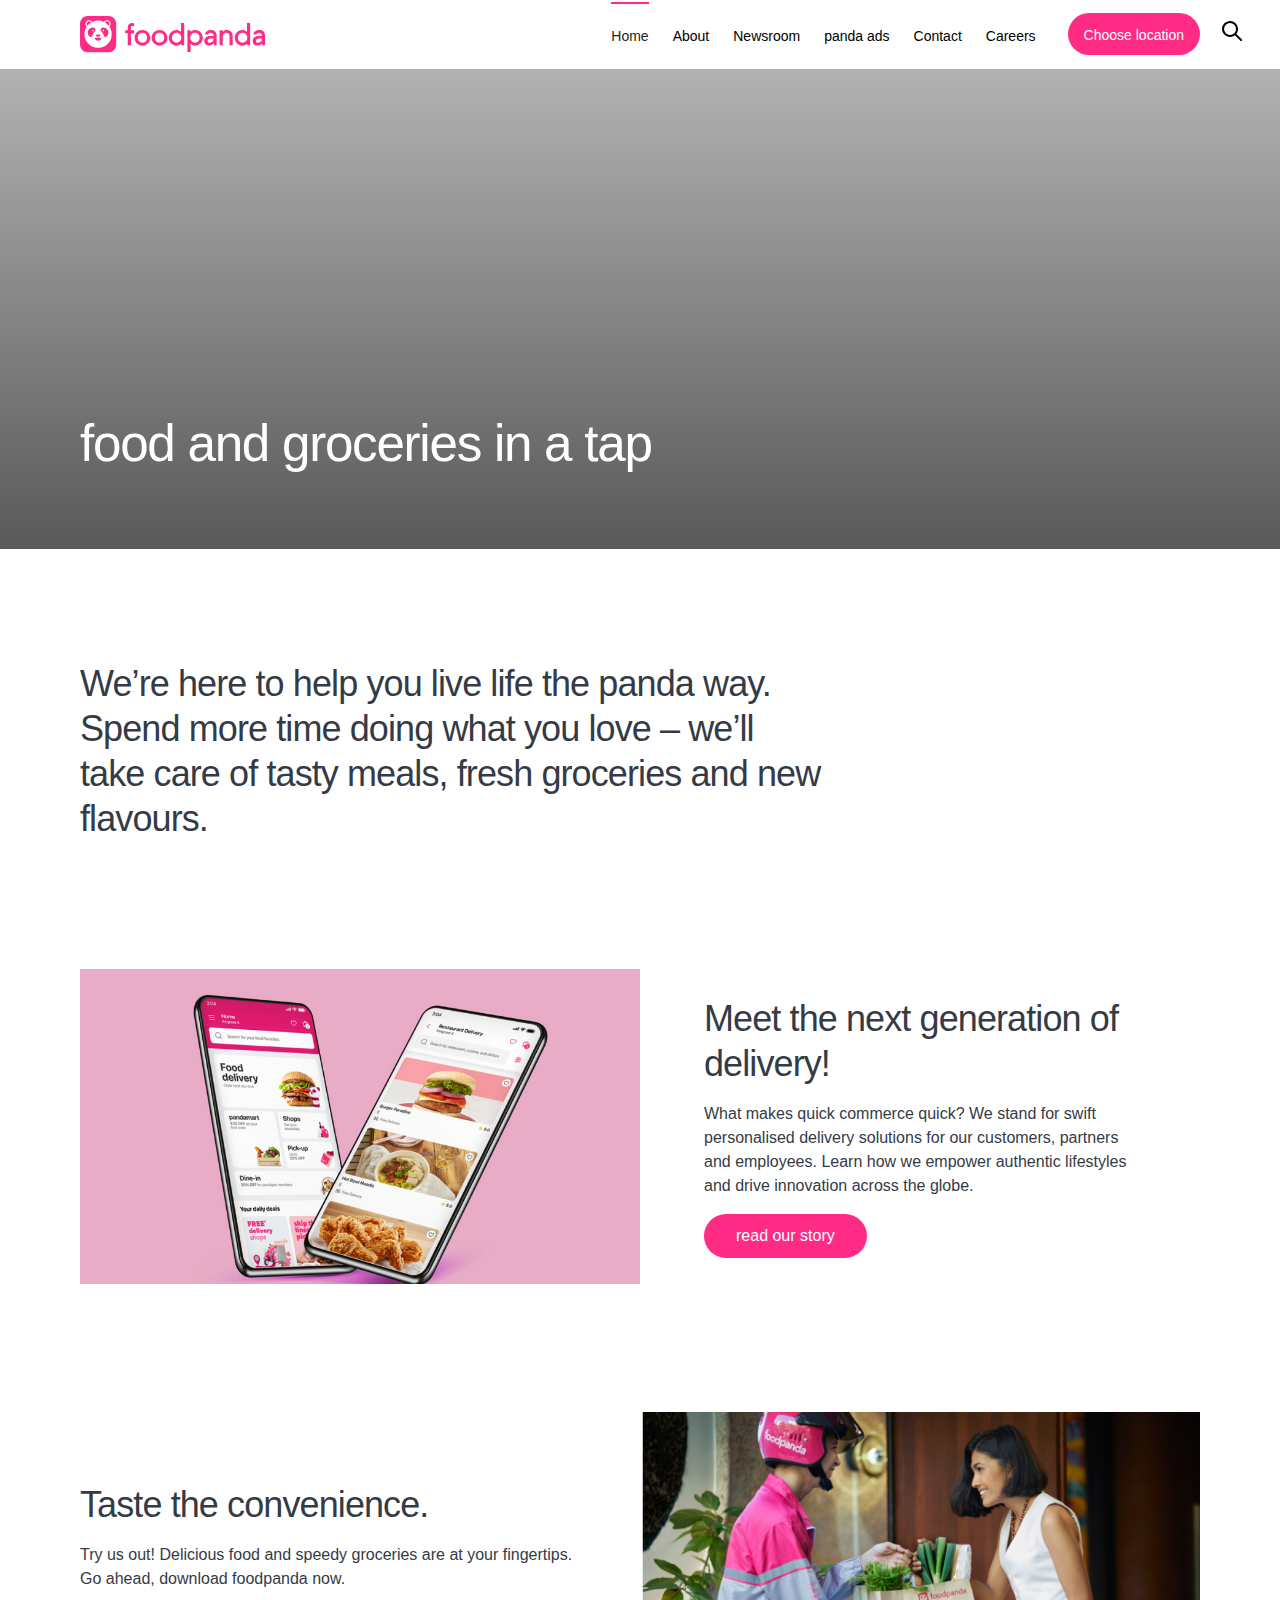
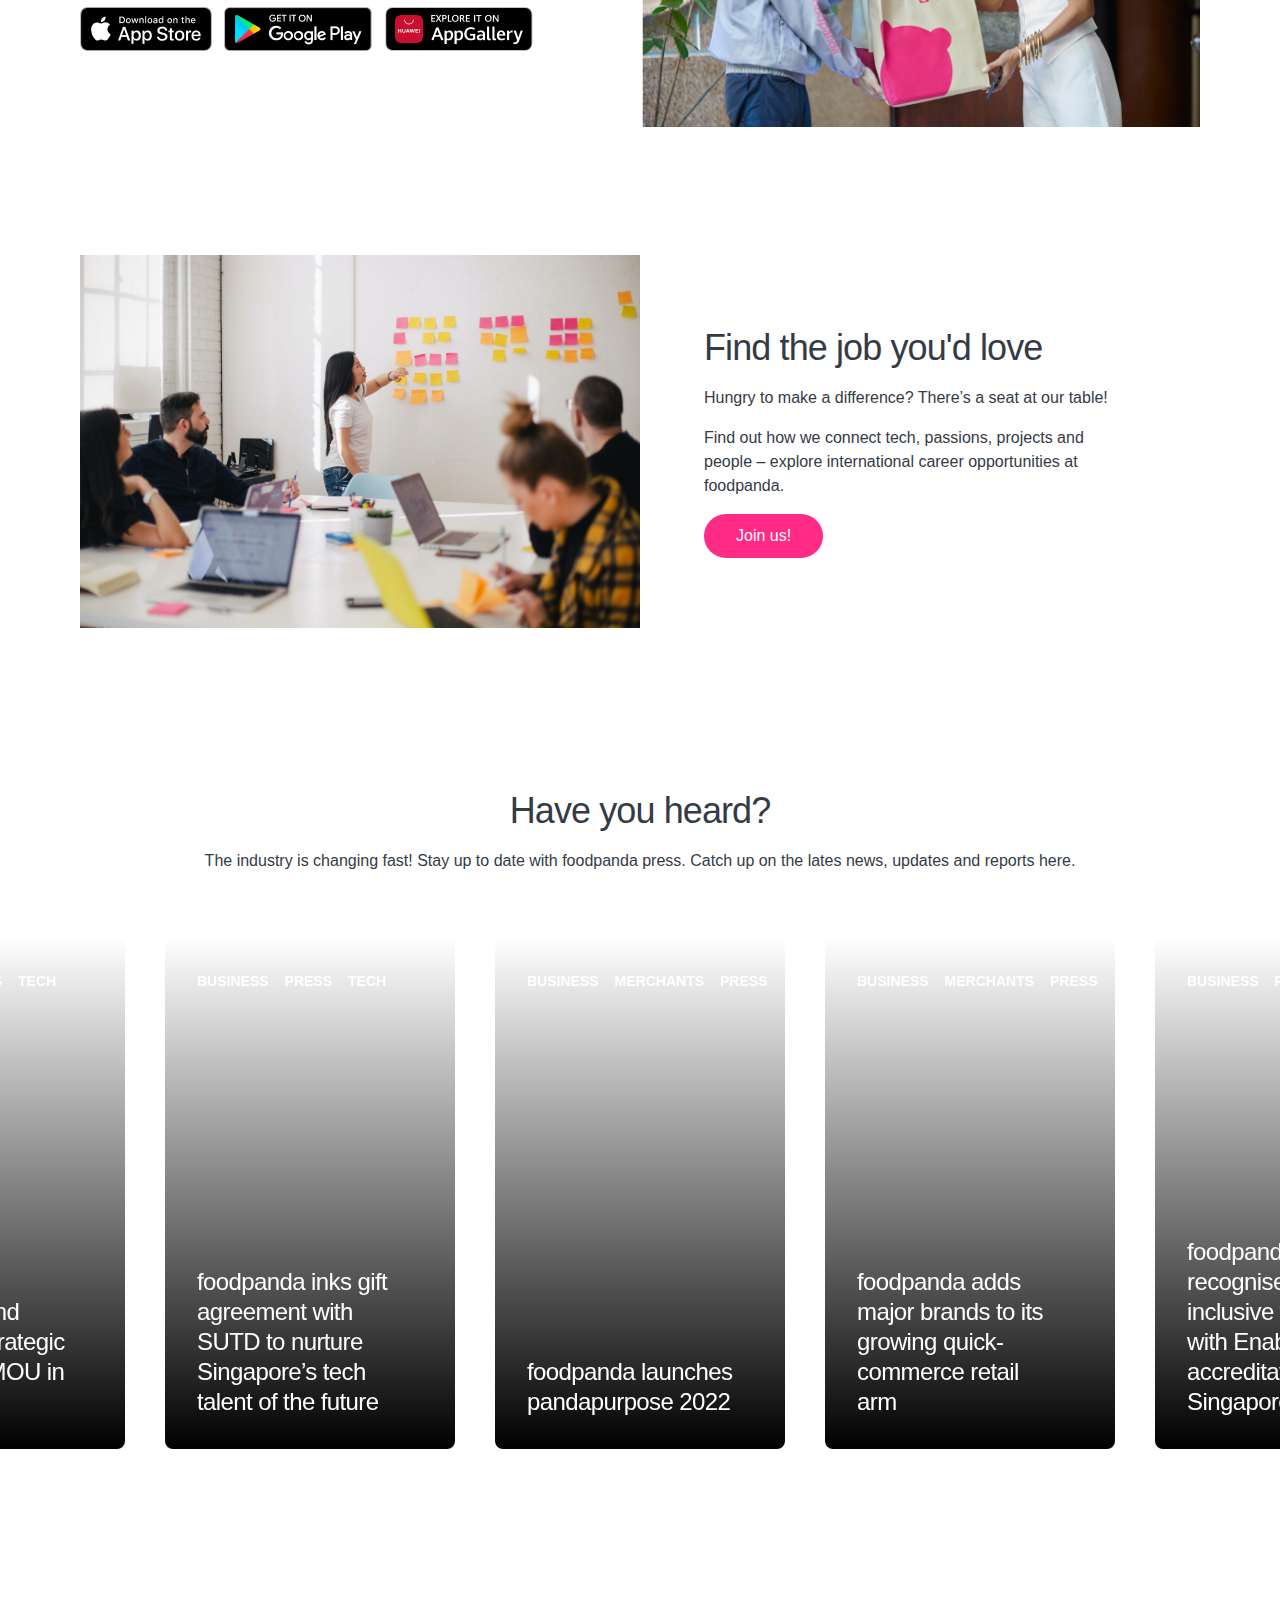
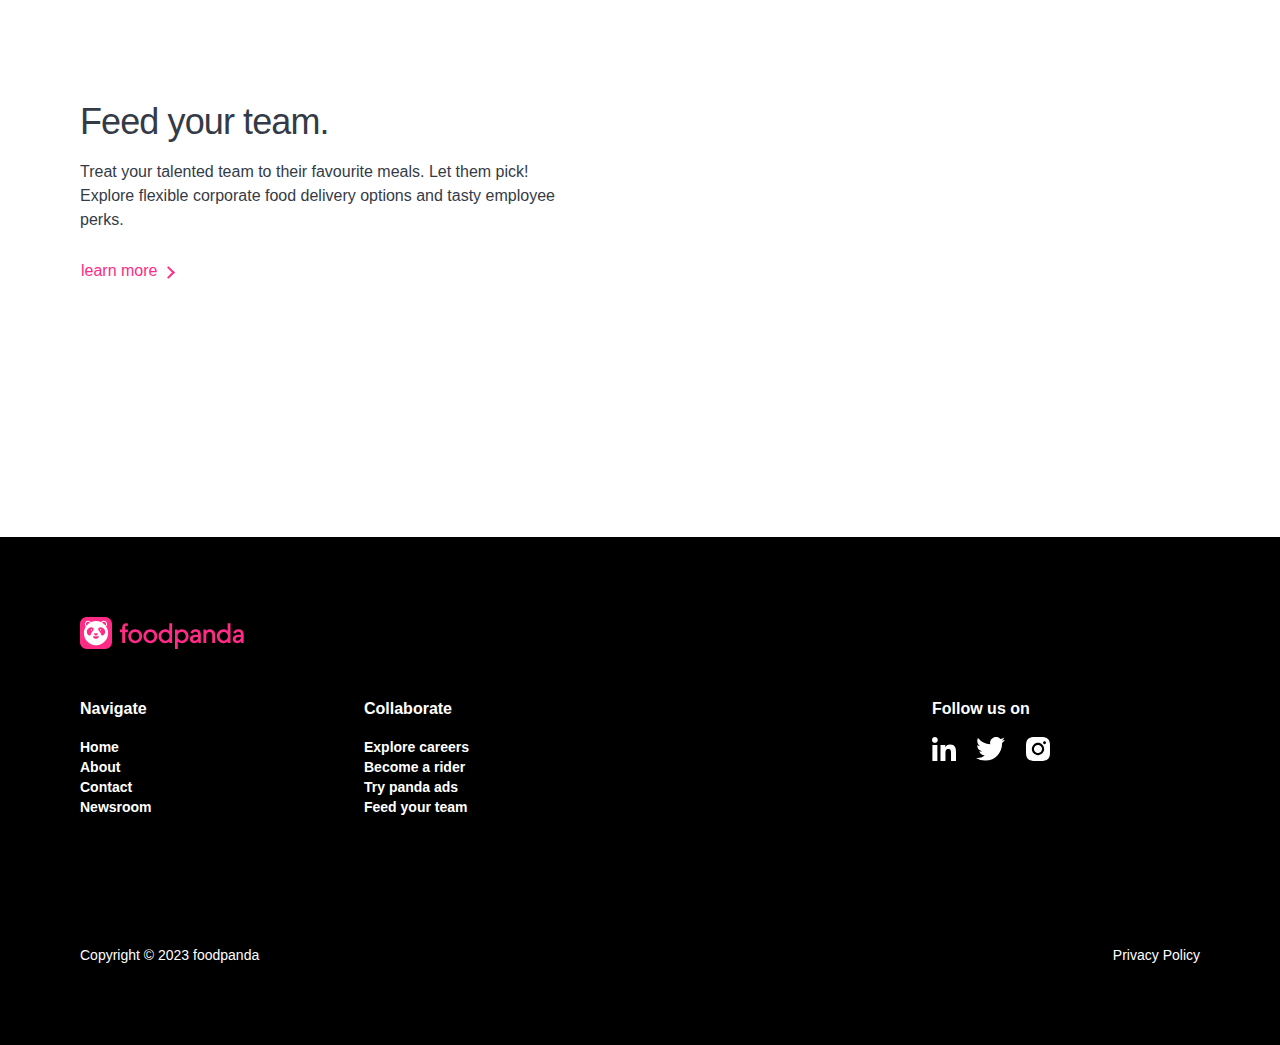
<file: image/Home _ foodpanda _ food and more, delivered.html>
<!DOCTYPE html>
<!-- saved from url=(0026)https://www.foodpanda.com/ -->
<html lang="en" class="no-js"><head><meta http-equiv="Content-Type" content="text/html; charset=UTF-8">

    
<!--Meta Tags-->

<meta name="viewport" content="width=device-width, user-scalable=yes, initial-scale=1.0, maximum-scale=5.0, minimum-scale=1.0">
<meta http-equiv="X-UA-Compatible" content="ie=edge">
<meta name="description" content="Online food and grocery delivery">
<meta name="theme-color" content="#FF2B85">
<title>Home | foodpanda | food and more, delivered</title>

<!--Social Sharing-->
<meta property="og:image" content="https://www.foodpanda.com/wp-content/themes/wp-delivery-hero-core-v2/assets/img/foodpanda/placeholders/brand-banner.jpeg">
<meta property="og:description" content="Online food and grocery delivery">
<meta property="og:type" content="website">
<meta property="og:title" content="Home | foodpanda | food and more, delivered ">
<meta property="og:url" content="https://www.foodpanda.com/">
<meta property="og:image:width" content="1200">
<meta property="og:image:height" content="630">
<meta name="image" property="og:image" content="https://www.foodpanda.com/wp-content/themes/wp-delivery-hero-core-v2/assets/img/foodpanda/placeholders/brand-banner.jpeg">
<meta property="twitter:image" content="https://www.foodpanda.com/wp-content/themes/wp-delivery-hero-core-v2/assets/img/foodpanda/placeholders/brand-banner.jpeg">
<meta property="twitter:site" content="@deliveryherocom">
<meta property="twitter:title" content="Home | foodpanda | food and more, delivered">
<meta property="twitter:url" content="https://www.foodpanda.com/">
<meta property="twitter:card" content="summary_large_image">    
<link rel="apple-touch-icon" sizes="180x180" href="https://www.foodpanda.com/wp-content/themes/wp-delivery-hero-core-v2/assets/img/foodpanda/favicons/apple-touch-icon.png">
<link rel="icon" type="image/png" sizes="32x32" href="https://www.foodpanda.com/wp-content/themes/wp-delivery-hero-core-v2/assets/img/foodpanda/favicons/" favicon-32x32.png"="">
<link rel="icon" type="image/png" sizes="16x16" href="https://www.foodpanda.com/wp-content/themes/wp-delivery-hero-core-v2/assets/img/foodpanda/favicons/" favicon-16x16.png"="">
<link rel="manifest" href="https://www.foodpanda.com/wp-content/themes/wp-delivery-hero-core-v2/assets/img/foodpanda/favicons/site.webmanifest">
<link rel="mask-icon" href="https://www.foodpanda.com/wp-content/themes/wp-delivery-hero-core-v2/assets/img/foodpanda/favicons/safari-pinned-tab.svg" color="#5bbad5">
    
  <style>@font-face{font-family:Bold;src:url(https://www.foodpanda.com/wp-content/themes/wp-delivery-hero-core-v2/assets/font/Montserrat-Bold.woff2) format("woff2");font-style:normal;font-weight:700;font-display:swap}@font-face{font-family:SemiBold;src:url(https://www.foodpanda.com/wp-content/themes/wp-delivery-hero-core-v2/assets/font/Montserrat-Bold.woff2) format("woff2");font-style:normal;font-weight:600;font-display:swap}@font-face{font-family:Regular;src:url(https://www.foodpanda.com/wp-content/themes/wp-delivery-hero-core-v2/assets/font/OpenSans-Regular.woff2) format("woff2");@charset "UTF-8";
</style>
    <meta name="robots" content="max-image-preview:large">
<script type="text/javascript">
window._wpemojiSettings = {"baseUrl":"https:\/\/s.w.org\/images\/core\/emoji\/14.0.0\/72x72\/","ext":".png","svgUrl":"https:\/\/s.w.org\/images\/core\/emoji\/14.0.0\/svg\/","svgExt":".svg","source":{"concatemoji":"https:\/\/www.foodpanda.com\/wp-includes\/js\/wp-emoji-release.min.js?ver=6.2.2"}};
/*! This file is auto-generated */
!function(e,a,t){var n,r,o,i=a.createElement("canvas"),p=i.getContext&&i.getContext("2d");function s(e,t){p.clearRect(0,0,i.width,i.height),p.fillText(e,0,0);e=i.toDataURL();return p.clearRect(0,0,i.width,i.height),p.fillText(t,0,0),e===i.toDataURL()}function c(e){var t=a.createElement("script");t.src=e,t.defer=t.type="text/javascript",a.getElementsByTagName("head")[0].appendChild(t)}for(o=Array("flag","emoji"),t.supports={everything:!0,everythingExceptFlag:!0},r=0;r<o.length;r++)t.supports[o[r]]=function(e){if(p&&p.fillText)switch(p.textBaseline="top",p.font="600 32px Arial",e){case"flag":return s("\ud83c\udff3\ufe0f\u200d\u26a7\ufe0f","\ud83c\udff3\ufe0f\u200b\u26a7\ufe0f")?!1:!s("\ud83c\uddfa\ud83c\uddf3","\ud83c\uddfa\u200b\ud83c\uddf3")&&!s("\ud83c\udff4\udb40\udc67\udb40\udc62\udb40\udc65\udb40\udc6e\udb40\udc67\udb40\udc7f","\ud83c\udff4\u200b\udb40\udc67\u200b\udb40\udc62\u200b\udb40\udc65\u200b\udb40\udc6e\u200b\udb40\udc67\u200b\udb40\udc7f");case"emoji":return!s("\ud83e\udef1\ud83c\udffb\u200d\ud83e\udef2\ud83c\udfff","\ud83e\udef1\ud83c\udffb\u200b\ud83e\udef2\ud83c\udfff")}return!1}(o[r]),t.supports.everything=t.supports.everything&&t.supports[o[r]],"flag"!==o[r]&&(t.supports.everythingExceptFlag=t.supports.everythingExceptFlag&&t.supports[o[r]]);t.supports.everythingExceptFlag=t.supports.everythingExceptFlag&&!t.supports.flag,t.DOMReady=!1,t.readyCallback=function(){t.DOMReady=!0},t.supports.everything||(n=function(){t.readyCallback()},a.addEventListener?(a.addEventListener("DOMContentLoaded",n,!1),e.addEventListener("load",n,!1)):(e.attachEvent("onload",n),a.attachEvent("onreadystatechange",function(){"complete"===a.readyState&&t.readyCallback()})),(e=t.source||{}).concatemoji?c(e.concatemoji):e.wpemoji&&e.twemoji&&(c(e.twemoji),c(e.wpemoji)))}(window,document,window._wpemojiSettings);
</script><script src="./Home _ foodpanda _ food and more, delivered_files/wp-emoji-release.min.js.download" type="text/javascript" defer=""></script>
<style type="text/css">
img.wp-smiley,
img.emoji {
	display: inline !important;
	border: none !important;
	box-shadow: none !important;
	height: 1em !important;
	width: 1em !important;
	margin: 0 0.07em !important;
	vertical-align: -0.1em !important;
	background: none !important;
	padding: 0 !important;
}
</style>
	<style id="safe-svg-svg-icon-style-inline-css" type="text/css">
.safe-svg-cover .safe-svg-inside{display:inline-block;max-width:100%}.safe-svg-cover svg{height:100%;max-height:100%;max-width:100%;width:100%}

</style>
<link rel="stylesheet" id="classic-theme-styles-css" href="./Home _ foodpanda _ food and more, delivered_files/classic-themes.min.css" type="text/css" media="all">
<style id="global-styles-inline-css" type="text/css">
body{--wp--preset--color--black: #000000;--wp--preset--color--cyan-bluish-gray: #abb8c3;--wp--preset--color--white: #ffffff;--wp--preset--color--pale-pink: #f78da7;--wp--preset--color--vivid-red: #cf2e2e;--wp--preset--color--luminous-vivid-orange: #ff6900;--wp--preset--color--luminous-vivid-amber: #fcb900;--wp--preset--color--light-green-cyan: #7bdcb5;--wp--preset--color--vivid-green-cyan: #00d084;--wp--preset--color--pale-cyan-blue: #8ed1fc;--wp--preset--color--vivid-cyan-blue: #0693e3;--wp--preset--color--vivid-purple: #9b51e0;--wp--preset--gradient--vivid-cyan-blue-to-vivid-purple: linear-gradient(135deg,rgba(6,147,227,1) 0%,rgb(155,81,224) 100%);--wp--preset--gradient--light-green-cyan-to-vivid-green-cyan: linear-gradient(135deg,rgb(122,220,180) 0%,rgb(0,208,130) 100%);--wp--preset--gradient--luminous-vivid-amber-to-luminous-vivid-orange: linear-gradient(135deg,rgba(252,185,0,1) 0%,rgba(255,105,0,1) 100%);--wp--preset--gradient--luminous-vivid-orange-to-vivid-red: linear-gradient(135deg,rgba(255,105,0,1) 0%,rgb(207,46,46) 100%);--wp--preset--gradient--very-light-gray-to-cyan-bluish-gray: linear-gradient(135deg,rgb(238,238,238) 0%,rgb(169,184,195) 100%);--wp--preset--gradient--cool-to-warm-spectrum: linear-gradient(135deg,rgb(74,234,220) 0%,rgb(151,120,209) 20%,rgb(207,42,186) 40%,rgb(238,44,130) 60%,rgb(251,105,98) 80%,rgb(254,248,76) 100%);--wp--preset--gradient--blush-light-purple: linear-gradient(135deg,rgb(255,206,236) 0%,rgb(152,150,240) 100%);--wp--preset--gradient--blush-bordeaux: linear-gradient(135deg,rgb(254,205,165) 0%,rgb(254,45,45) 50%,rgb(107,0,62) 100%);--wp--preset--gradient--luminous-dusk: linear-gradient(135deg,rgb(255,203,112) 0%,rgb(199,81,192) 50%,rgb(65,88,208) 100%);--wp--preset--gradient--pale-ocean: linear-gradient(135deg,rgb(255,245,203) 0%,rgb(182,227,212) 50%,rgb(51,167,181) 100%);--wp--preset--gradient--electric-grass: linear-gradient(135deg,rgb(202,248,128) 0%,rgb(113,206,126) 100%);--wp--preset--gradient--midnight: linear-gradient(135deg,rgb(2,3,129) 0%,rgb(40,116,252) 100%);--wp--preset--duotone--dark-grayscale: url('#wp-duotone-dark-grayscale');--wp--preset--duotone--grayscale: url('#wp-duotone-grayscale');--wp--preset--duotone--purple-yellow: url('#wp-duotone-purple-yellow');--wp--preset--duotone--blue-red: url('#wp-duotone-blue-red');--wp--preset--duotone--midnight: url('#wp-duotone-midnight');--wp--preset--duotone--magenta-yellow: url('#wp-duotone-magenta-yellow');--wp--preset--duotone--purple-green: url('#wp-duotone-purple-green');--wp--preset--duotone--blue-orange: url('#wp-duotone-blue-orange');--wp--preset--font-size--small: 13px;--wp--preset--font-size--medium: 20px;--wp--preset--font-size--large: 36px;--wp--preset--font-size--x-large: 42px;--wp--preset--spacing--20: 0.44rem;--wp--preset--spacing--30: 0.67rem;--wp--preset--spacing--40: 1rem;--wp--preset--spacing--50: 1.5rem;--wp--preset--spacing--60: 2.25rem;--wp--preset--spacing--70: 3.38rem;--wp--preset--spacing--80: 5.06rem;--wp--preset--shadow--natural: 6px 6px 9px rgba(0, 0, 0, 0.2);--wp--preset--shadow--deep: 12px 12px 50px rgba(0, 0, 0, 0.4);--wp--preset--shadow--sharp: 6px 6px 0px rgba(0, 0, 0, 0.2);--wp--preset--shadow--outlined: 6px 6px 0px -3px rgba(255, 255, 255, 1), 6px 6px rgba(0, 0, 0, 1);--wp--preset--shadow--crisp: 6px 6px 0px rgba(0, 0, 0, 1);}:where(.is-layout-flex){gap: 0.5em;}body .is-layout-flow > .alignleft{float: left;margin-inline-start: 0;margin-inline-end: 2em;}body .is-layout-flow > .alignright{float: right;margin-inline-start: 2em;margin-inline-end: 0;}body .is-layout-flow > .aligncenter{margin-left: auto !important;margin-right: auto !important;}body .is-layout-constrained > .alignleft{float: left;margin-inline-start: 0;margin-inline-end: 2em;}body .is-layout-constrained > .alignright{float: right;margin-inline-start: 2em;margin-inline-end: 0;}body .is-layout-constrained > .aligncenter{margin-left: auto !important;margin-right: auto !important;}body .is-layout-constrained > :where(:not(.alignleft):not(.alignright):not(.alignfull)){max-width: var(--wp--style--global--content-size);margin-left: auto !important;margin-right: auto !important;}body .is-layout-constrained > .alignwide{max-width: var(--wp--style--global--wide-size);}body .is-layout-flex{display: flex;}body .is-layout-flex{flex-wrap: wrap;align-items: center;}body .is-layout-flex > *{margin: 0;}:where(.wp-block-columns.is-layout-flex){gap: 2em;}.has-black-color{color: var(--wp--preset--color--black) !important;}.has-cyan-bluish-gray-color{color: var(--wp--preset--color--cyan-bluish-gray) !important;}.has-white-color{color: var(--wp--preset--color--white) !important;}.has-pale-pink-color{color: var(--wp--preset--color--pale-pink) !important;}.has-vivid-red-color{color: var(--wp--preset--color--vivid-red) !important;}.has-luminous-vivid-orange-color{color: var(--wp--preset--color--luminous-vivid-orange) !important;}.has-luminous-vivid-amber-color{color: var(--wp--preset--color--luminous-vivid-amber) !important;}.has-light-green-cyan-color{color: var(--wp--preset--color--light-green-cyan) !important;}.has-vivid-green-cyan-color{color: var(--wp--preset--color--vivid-green-cyan) !important;}.has-pale-cyan-blue-color{color: var(--wp--preset--color--pale-cyan-blue) !important;}.has-vivid-cyan-blue-color{color: var(--wp--preset--color--vivid-cyan-blue) !important;}.has-vivid-purple-color{color: var(--wp--preset--color--vivid-purple) !important;}.has-black-background-color{background-color: var(--wp--preset--color--black) !important;}.has-cyan-bluish-gray-background-color{background-color: var(--wp--preset--color--cyan-bluish-gray) !important;}.has-white-background-color{background-color: var(--wp--preset--color--white) !important;}.has-pale-pink-background-color{background-color: var(--wp--preset--color--pale-pink) !important;}.has-vivid-red-background-color{background-color: var(--wp--preset--color--vivid-red) !important;}.has-luminous-vivid-orange-background-color{background-color: var(--wp--preset--color--luminous-vivid-orange) !important;}.has-luminous-vivid-amber-background-color{background-color: var(--wp--preset--color--luminous-vivid-amber) !important;}.has-light-green-cyan-background-color{background-color: var(--wp--preset--color--light-green-cyan) !important;}.has-vivid-green-cyan-background-color{background-color: var(--wp--preset--color--vivid-green-cyan) !important;}.has-pale-cyan-blue-background-color{background-color: var(--wp--preset--color--pale-cyan-blue) !important;}.has-vivid-cyan-blue-background-color{background-color: var(--wp--preset--color--vivid-cyan-blue) !important;}.has-vivid-purple-background-color{background-color: var(--wp--preset--color--vivid-purple) !important;}.has-black-border-color{border-color: var(--wp--preset--color--black) !important;}.has-cyan-bluish-gray-border-color{border-color: var(--wp--preset--color--cyan-bluish-gray) !important;}.has-white-border-color{border-color: var(--wp--preset--color--white) !important;}.has-pale-pink-border-color{border-color: var(--wp--preset--color--pale-pink) !important;}.has-vivid-red-border-color{border-color: var(--wp--preset--color--vivid-red) !important;}.has-luminous-vivid-orange-border-color{border-color: var(--wp--preset--color--luminous-vivid-orange) !important;}.has-luminous-vivid-amber-border-color{border-color: var(--wp--preset--color--luminous-vivid-amber) !important;}.has-light-green-cyan-border-color{border-color: var(--wp--preset--color--light-green-cyan) !important;}.has-vivid-green-cyan-border-color{border-color: var(--wp--preset--color--vivid-green-cyan) !important;}.has-pale-cyan-blue-border-color{border-color: var(--wp--preset--color--pale-cyan-blue) !important;}.has-vivid-cyan-blue-border-color{border-color: var(--wp--preset--color--vivid-cyan-blue) !important;}.has-vivid-purple-border-color{border-color: var(--wp--preset--color--vivid-purple) !important;}.has-vivid-cyan-blue-to-vivid-purple-gradient-background{background: var(--wp--preset--gradient--vivid-cyan-blue-to-vivid-purple) !important;}.has-light-green-cyan-to-vivid-green-cyan-gradient-background{background: var(--wp--preset--gradient--light-green-cyan-to-vivid-green-cyan) !important;}.has-luminous-vivid-amber-to-luminous-vivid-orange-gradient-background{background: var(--wp--preset--gradient--luminous-vivid-amber-to-luminous-vivid-orange) !important;}.has-luminous-vivid-orange-to-vivid-red-gradient-background{background: var(--wp--preset--gradient--luminous-vivid-orange-to-vivid-red) !important;}.has-very-light-gray-to-cyan-bluish-gray-gradient-background{background: var(--wp--preset--gradient--very-light-gray-to-cyan-bluish-gray) !important;}.has-cool-to-warm-spectrum-gradient-background{background: var(--wp--preset--gradient--cool-to-warm-spectrum) !important;}.has-blush-light-purple-gradient-background{background: var(--wp--preset--gradient--blush-light-purple) !important;}.has-blush-bordeaux-gradient-background{background: var(--wp--preset--gradient--blush-bordeaux) !important;}.has-luminous-dusk-gradient-background{background: var(--wp--preset--gradient--luminous-dusk) !important;}.has-pale-ocean-gradient-background{background: var(--wp--preset--gradient--pale-ocean) !important;}.has-electric-grass-gradient-background{background: var(--wp--preset--gradient--electric-grass) !important;}.has-midnight-gradient-background{background: var(--wp--preset--gradient--midnight) !important;}.has-small-font-size{font-size: var(--wp--preset--font-size--small) !important;}.has-medium-font-size{font-size: var(--wp--preset--font-size--medium) !important;}.has-large-font-size{font-size: var(--wp--preset--font-size--large) !important;}.has-x-large-font-size{font-size: var(--wp--preset--font-size--x-large) !important;}
.wp-block-navigation a:where(:not(.wp-element-button)){color: inherit;}
:where(.wp-block-columns.is-layout-flex){gap: 2em;}
.wp-block-pullquote{font-size: 1.5em;line-height: 1.6;}
</style>
<link rel="stylesheet" id="contact-form-7-css" href="./Home _ foodpanda _ food and more, delivered_files/styles.css" type="text/css" media="all">
<link rel="stylesheet" id="app-parent-style-build-css" href="./Home _ foodpanda _ food and more, delivered_files/main.62c2de75.css" type="text/css" media="all">
<link rel="stylesheet" id="app-child-style-css" href="./Home _ foodpanda _ food and more, delivered_files/child-theme.084e17ec.css" type="text/css" media="all">
<link rel="stylesheet" id="jquery-lazyloadxt-spinner-css-css" href="./Home _ foodpanda _ food and more, delivered_files/jquery.lazyloadxt.spinner.css" type="text/css" media="all">
<script type="text/javascript" src="./Home _ foodpanda _ food and more, delivered_files/frontend.js.download" id="stop-user-enumeration-js"></script>
<script type="text/javascript" src="./Home _ foodpanda _ food and more, delivered_files/jquery.min.js.download" id="jquery-core-js"></script>
<script type="text/javascript" src="./Home _ foodpanda _ food and more, delivered_files/jquery-migrate.min.js.download" id="jquery-migrate-js"></script>
<script type="text/javascript" src="./Home _ foodpanda _ food and more, delivered_files/slider.js.download" id="app-parent-script-swiper-js"></script>
<script type="text/javascript" src="./Home _ foodpanda _ food and more, delivered_files/lightbox.js.download" id="app-parent-script-lightbox-js"></script>
<script type="text/javascript" id="app-parent-script-main-js-extra">
/* <![CDATA[ */
var app_parent_script = {"ajaxurl":"https:\/\/www.foodpanda.com\/wp-admin\/admin-ajax.php"};
/* ]]> */
</script>
<script type="text/javascript" src="./Home _ foodpanda _ food and more, delivered_files/main.e08e03df.js.download" id="app-parent-script-main-js"></script>
<link rel="https://api.w.org/" href="https://www.foodpanda.com/wp-json/"><link rel="alternate" type="application/json" href="https://www.foodpanda.com/wp-json/wp/v2/pages/524"><link rel="EditURI" type="application/rsd+xml" title="RSD" href="https://www.foodpanda.com/xmlrpc.php?rsd">
<link rel="wlwmanifest" type="application/wlwmanifest+xml" href="https://www.foodpanda.com/wp-includes/wlwmanifest.xml">
<link rel="canonical" href="https://www.foodpanda.com/">
<link rel="shortlink" href="https://www.foodpanda.com/">
<link rel="alternate" type="application/json+oembed" href="https://www.foodpanda.com/wp-json/oembed/1.0/embed?url=https%3A%2F%2Fwww.foodpanda.com%2F">
<link rel="alternate" type="text/xml+oembed" href="https://www.foodpanda.com/wp-json/oembed/1.0/embed?url=https%3A%2F%2Fwww.foodpanda.com%2F&amp;format=xml">
<link rel="icon" href="https://www.foodpanda.com/wp-content/uploads/2023/02/cropped-fp-favicon-32x32.png" sizes="32x32">
<link rel="icon" href="https://www.foodpanda.com/wp-content/uploads/2023/02/cropped-fp-favicon-192x192.png" sizes="192x192">
<link rel="apple-touch-icon" href="https://www.foodpanda.com/wp-content/uploads/2023/02/cropped-fp-favicon-180x180.png">
<meta name="msapplication-TileImage" content="https://www.foodpanda.com/wp-content/uploads/2023/02/cropped-fp-favicon-270x270.png">

    <script async="" src="./Home _ foodpanda _ food and more, delivered_files/js"></script><script>window.dataLayer = window.dataLayer || []; function gtag(){ dataLayer.push(arguments);}gtag('js', new Date());gtag('config', 'G-1GFJ2KYRE9');</script>            

</head>
<body class="home page-template-default page page-id-524 foodpanda-theme page-home theme-colors-foodpanda bg-white" cz-shortcut-listen="true">
<!-- Google Tag Manager (noscript) -->

<!--include the menu conditionally-->

<!-- Site header markup goes here -->

<div class="navigation bg-white sticky top-0 z-20 transition duration-300 transform translate-y-0" id="top-bar">

    <div class="content-width flex justify-between items-center w-full py-4 px-4 md:py-0 md:px-20">

        <figure>
            <a href="https://www.foodpanda.com/" title="foodpanda | food and more, delivered - Home" class="site-logo">

                <!--if the logo is uploaded-->
                                    <p class="py-4 my-0">
                        <img src="./Home _ foodpanda _ food and more, delivered_files/logo.svg" alt="foodpanda" class="w-full">
                    </p>

                    <!--else show the blog name-->
                
            </a>
        </figure>

        <aside class="flex items-center">
            <nav class="text-sm font-semi md:block hidden" id="nav">
                <div class="mb-8 md:hidden">
                    <a href="https://www.foodpanda.com/" title="foodpanda - Go to Home Page">
                        <svg width="34" height="25" fill="none" xmlns="http://www.w3.org/2000/svg">
                            <path fill-rule="evenodd" clip-rule="evenodd" d="M28.917 11.658l-.02.01-3.376 1.38-.103.047-.823 3.764c-.055.128-.218.159-.33.051L21.805 14l-.012-.008L7.92 19.949a.081.081 0 01-.04.01.094.094 0 01-.054-.17l11.993-8.985-1.517-3.468c-.076-.158.064-.326.25-.28l3.676.907 2.854-2.542c.123-.096.29-.028.322.125l.278 3.82 3.291 1.927c.141.09.121.3-.056.365zM27.24.74C22.983-.932 18.3.324 15.41 3.538L4.134 15.628c-.152.163-.081.368.103.395l3.004.185c.241.015.271.221.15.363L.047 24.5c-.128.139.027.354.202.3l10.485-3.316c.221-.077.392.12.298.294L9.63 24.26c-.072.141.064.335.24.322l15.115-3.37a10.657 10.657 0 008.27-6.638C35.415 9.09 32.718 2.898 27.24.74z" fill="#fff"></path>
                        </svg>
                    </a>
                </div>

                <ul id="menu-primary" class="primary-navigation  hidden md:flex md:justify-around w-full text-black"><li id="menu-item-158" class="menu-item menu-item-type-custom menu-item-object-custom current-menu-item current_page_item menu-item-158"><a href="https://www.foodpanda.com/" aria-current="page">Home</a></li>
<li id="menu-item-634" class="menu-item menu-item-type-post_type menu-item-object-page menu-item-634"><a href="https://www.foodpanda.com/about-foodpanda/">About</a></li>
<li id="menu-item-636" class="menu-item menu-item-type-custom menu-item-object-custom menu-item-636"><a href="https://www.foodpanda.com/newsroom">Newsroom</a></li>
<li id="menu-item-3028" class="menu-item menu-item-type-post_type menu-item-object-page menu-item-3028"><a href="https://www.foodpanda.com/panda-ads/">panda ads</a></li>
<li id="menu-item-635" class="menu-item menu-item-type-post_type menu-item-object-page menu-item-635"><a href="https://www.foodpanda.com/contact/">Contact</a></li>
<li id="menu-item-2988" class="menu-item menu-item-type-custom menu-item-object-custom menu-item-2988"><a target="_blank" rel="noopener" href="https://careers.foodpanda.com/">Careers</a></li>
<li id="menu-item-2943" class="choose-location menu-item menu-item-type-custom menu-item-object-custom menu-item-has-children menu-item-2943"><a href="https://www.foodpanda.com/#">Choose location</a>
<ul class="sub-menu">
	<li id="menu-item-2948" class="menu-item menu-item-type-custom menu-item-object-custom menu-item-2948"><a target="_blank" rel="noopener" href="https://www.foodpanda.com.bd/?src=foodpanda.com">Bangladesh</a></li>
	<li id="menu-item-2949" class="menu-item menu-item-type-custom menu-item-object-custom menu-item-2949"><a target="_blank" rel="noopener" href="https://www.foodpanda.com.kh/?src=foodpanda.com">Cambodia</a></li>
	<li id="menu-item-2950" class="menu-item menu-item-type-custom menu-item-object-custom menu-item-2950"><a target="_blank" rel="noopener" href="https://www.foodpanda.hk/?src=foodpanda.com">Hong Kong</a></li>
	<li id="menu-item-3033" class="menu-item menu-item-type-custom menu-item-object-custom menu-item-3033"><a target="_blank" rel="noopener" href="https://www.foodpanda.la/?src=foodpanda.com">Laos</a></li>
	<li id="menu-item-2951" class="menu-item menu-item-type-custom menu-item-object-custom menu-item-2951"><a target="_blank" rel="noopener" href="https://www.foodpanda.my/?src=foodpanda.com">Malaysia</a></li>
	<li id="menu-item-2952" class="menu-item menu-item-type-custom menu-item-object-custom menu-item-2952"><a target="_blank" rel="noopener" href="https://www.foodpanda.com.mm/?src=foodpanda.com">Myanmar</a></li>
	<li id="menu-item-2953" class="menu-item menu-item-type-custom menu-item-object-custom menu-item-2953"><a target="_blank" rel="noopener" href="https://www.foodpanda.pk/?src=foodpanda.com">Pakistan</a></li>
	<li id="menu-item-2954" class="menu-item menu-item-type-custom menu-item-object-custom menu-item-2954"><a target="_blank" rel="noopener" href="https://www.foodpanda.ph/?src=foodpanda.com">Philippines</a></li>
	<li id="menu-item-2955" class="menu-item menu-item-type-custom menu-item-object-custom menu-item-2955"><a target="_blank" rel="noopener" href="https://www.foodpanda.sg/?src=foodpanda.com">Singapore</a></li>
	<li id="menu-item-2956" class="menu-item menu-item-type-custom menu-item-object-custom menu-item-2956"><a target="_blank" rel="noopener" href="https://www.foodpanda.com.tw/?src=foodpanda.com">Taiwan</a></li>
	<li id="menu-item-2944" class="menu-item menu-item-type-custom menu-item-object-custom menu-item-2944"><a target="_blank" rel="noopener" href="https://www.foodpanda.co.th/?src=foodpanda.com">Thailand</a></li>
</ul>
</li>
</ul>            </nav>
            <div id="search__bar" class="search__bar search__bar--collapsed relative">
                <div class="inline-flex justify-center relative">
                    
<svg xmlns="http://www.w3.org/2000/svg" width="20" height="20" class="hidden md:inline-block open-search cursor-pointer overflow-hidden" id="open-search">
    <path d="M19.762 18.348l-5.395-5.395a8.03 8.03 0 00-1.028-10.945 8.03 8.03 0 00-10.988.343 8.027 8.027 0 0010.602 12.016l5.395 5.395a.999.999 0 001.414-1.414zM2.055 8.055a6 6 0 116 6 6.006 6.006 0 01-6-6z" fill="#000" fill-rule="nonzero"></path>
</svg>

<form action="https://www.foodpanda.com/" role="search" method="get" id="search-form" class="form--search hidden md:inline-block ml-4">
    <input type="search" name="s" placeholder="Search" id="search-input" value="" class="leading-tight pt-0 absolute whitespace-nowrap right-0 rounded-full bg-white font-semi text-sm">
    <button type="submit" class="button--search m-0 p-0  mt-2 mr-4 absolute right-0 z-10 opacity-1" aria-label="Search button">  <svg xmlns="http://www.w3.org/2000/svg" width="20" height="20" class="inline-block open-search cursor-pointer bg-white" id="open-search">
            <path d="M19.762 18.348l-5.395-5.395a8.03 8.03 0 00-1.028-10.945 8.03 8.03 0 00-10.988.343 8.027 8.027 0 0010.602 12.016l5.395 5.395a.999.999 0 001.414-1.414zM2.055 8.055a6 6 0 116 6 6.006 6.006 0 01-6-6z" fill="#FF2B85" fill-rule="nonzero"></path>
        </svg></button>
</form>

<script>
    open = document.getElementById("open-search");
    form = document.getElementById("search-form");
    input = document.getElementById("search-input");
    searchBar = document.getElementById("search__bar");
    open.addEventListener('click', function(e){
        this.classList.toggle("open-search--hidden");
        searchBar.classList.remove('hidden');
        form.classList.toggle("form--search--active");
        input.focus();
    })
</script>
                </div>
                <div class="search__result absolute hidden" id="datafetch">
                    <ul class="bg-grey-200 top-0 left-0 pt-8">
                        <li class="p-4">Results loading ...</li>
                    </ul>
                </div>
            </div>
            
            <button type="button" id="burger" class="hamburger hamburger--minus md:hidden inline-block cursor-pointer">
            <span class="hamburger-box">
              <span class="hamburger-inner"></span>
            </span>
            </button>
        </aside>
            </div>
</div>
<div class="menu-wrapper hidden bg-grey-200 left-0 right-0 top-0 z-50 absolute fade-in" id="menu-wrapper">

  <div class="content-width flex flex-col justify-between my-8">

    <span>
    <nav class="text-sm font-semi w-full text-white" id="mobile-nav">
      <ul id="menu-primary-1" class="menu"><li class="menu-item menu-item-type-custom menu-item-object-custom current-menu-item current_page_item menu-item-158"><a href="https://www.foodpanda.com/" aria-current="page">Home</a></li>
<li class="menu-item menu-item-type-post_type menu-item-object-page menu-item-634"><a href="https://www.foodpanda.com/about-foodpanda/">About</a></li>
<li class="menu-item menu-item-type-custom menu-item-object-custom menu-item-636"><a href="https://www.foodpanda.com/newsroom">Newsroom</a></li>
<li class="menu-item menu-item-type-post_type menu-item-object-page menu-item-3028"><a href="https://www.foodpanda.com/panda-ads/">panda ads</a></li>
<li class="menu-item menu-item-type-post_type menu-item-object-page menu-item-635"><a href="https://www.foodpanda.com/contact/">Contact</a></li>
<li class="menu-item menu-item-type-custom menu-item-object-custom menu-item-2988"><a target="_blank" rel="noopener" href="https://careers.foodpanda.com/">Careers</a></li>
<li class="choose-location menu-item menu-item-type-custom menu-item-object-custom menu-item-has-children menu-item-2943"><a href="https://www.foodpanda.com/#">Choose location</a>
<ul class="sub-menu">
	<li class="menu-item menu-item-type-custom menu-item-object-custom menu-item-2948"><a target="_blank" rel="noopener" href="https://www.foodpanda.com.bd/?src=foodpanda.com">Bangladesh</a></li>
	<li class="menu-item menu-item-type-custom menu-item-object-custom menu-item-2949"><a target="_blank" rel="noopener" href="https://www.foodpanda.com.kh/?src=foodpanda.com">Cambodia</a></li>
	<li class="menu-item menu-item-type-custom menu-item-object-custom menu-item-2950"><a target="_blank" rel="noopener" href="https://www.foodpanda.hk/?src=foodpanda.com">Hong Kong</a></li>
	<li class="menu-item menu-item-type-custom menu-item-object-custom menu-item-3033"><a target="_blank" rel="noopener" href="https://www.foodpanda.la/?src=foodpanda.com">Laos</a></li>
	<li class="menu-item menu-item-type-custom menu-item-object-custom menu-item-2951"><a target="_blank" rel="noopener" href="https://www.foodpanda.my/?src=foodpanda.com">Malaysia</a></li>
	<li class="menu-item menu-item-type-custom menu-item-object-custom menu-item-2952"><a target="_blank" rel="noopener" href="https://www.foodpanda.com.mm/?src=foodpanda.com">Myanmar</a></li>
	<li class="menu-item menu-item-type-custom menu-item-object-custom menu-item-2953"><a target="_blank" rel="noopener" href="https://www.foodpanda.pk/?src=foodpanda.com">Pakistan</a></li>
	<li class="menu-item menu-item-type-custom menu-item-object-custom menu-item-2954"><a target="_blank" rel="noopener" href="https://www.foodpanda.ph/?src=foodpanda.com">Philippines</a></li>
	<li class="menu-item menu-item-type-custom menu-item-object-custom menu-item-2955"><a target="_blank" rel="noopener" href="https://www.foodpanda.sg/?src=foodpanda.com">Singapore</a></li>
	<li class="menu-item menu-item-type-custom menu-item-object-custom menu-item-2956"><a target="_blank" rel="noopener" href="https://www.foodpanda.com.tw/?src=foodpanda.com">Taiwan</a></li>
	<li class="menu-item menu-item-type-custom menu-item-object-custom menu-item-2944"><a target="_blank" rel="noopener" href="https://www.foodpanda.co.th/?src=foodpanda.com">Thailand</a></li>
</ul>
</li>
</ul>    </nav>
  </span>

  </div>
  
  
</div>


<section class="w-full  " id="">
    
<!-- Hero video Section -->
<section class="" id="">
    <div class="hero-header flex flex-wrap flex-col items-start justify-end bg-cover w-full relative hero-header-video">
        <div class="bg-video w-full">
            <video poster="https://www.foodpanda.com/wp-content/uploads/2023/03/fp-home-video-poster.jpg" id="player" class="bg-video__content" autoplay="" muted="" loop="">
                <source src="https://player.vimeo.com/progressive_redirect/playback/809646186/rendition/720p/file.mp4?loc=external&amp;signature=b3c8f78618e1bc64987de8a2533c33471709edf480fc783d42672110f40b500b" type="video/mp4">
            </video>
            <div class="section--inner  absolute bottom-0 left-0 right-0">
                <span class="text-white">    <h2>
        food and groceries in a tap    </h2>
</span>
            </div>
        </div>
    </div>
</section></section>
<!-- Text Editor Section -->
<section class="section__text  bg-white md:p-0" id="">
    <div class="content-width">
                                    <div class="p-4 md:p-0 md:py-16 w-full md:w-2/3">
                    <h2 class="pt-12">We’re here to help you live life the panda way. Spend more time doing what you love – we’ll take care of tasty meals, fresh groceries and new flavours.</h2>
                </div>
                            </div>

    
</section>
<!-- Image on Right Section -->
<section class="py-8 md:py-0 md:my-0 w-full bg-white " id="">
    <div class="content-width py-4 md:py-16 flex flex-col md:flex-row md:items-center justify-between">
        <div class="md:w-1/2 md:pr-8 lg:pr-16 mt-8 md:mt-0 order-1 flex flex-col items-start justify-center  md:order-1 md:pl-16 ">
            <aside class="w-full p-4 md:p-0">
                    <h2>
        Meet the next generation of delivery!    </h2>
                <p>What makes quick commerce quick? We stand for swift personalised delivery solutions for our customers, partners and employees. Learn how we empower authentic lifestyles and drive innovation across the globe.</p>
                    <a href="https://www.foodpanda.com/#">
                    <button class="button--regular bg-primary-500  border-transparent">read our story</button>
            </a>
            </aside>
        </div>
        <div class="w-full md:w-1/2 order-0 md:order-0">
            <div class="w-full">
                <img width="900" height="500" data-src="https://www.foodpanda.com/wp-content/uploads/2023/02/fp-home.jpg" alt="" class="w-full h-full lazy-loaded" src="./Home _ foodpanda _ food and more, delivered_files/fp-home.jpg">
            </div>
        </div>
    </div>

</section>
<!-- Image on Right Section -->
<section class="py-8 md:py-0 md:my-0 w-full bg-white " id="">
    <div class="content-width py-4 md:py-16 flex flex-col md:flex-row md:items-center justify-between">
        <div class="md:w-1/2 md:pr-8 lg:pr-16 mt-8 md:mt-0 order-1 flex flex-col items-start justify-center  md:order-0 ">
            <aside class="w-full p-4 md:p-0">
                    <h2>
        Taste the convenience.    </h2>
                <p>Try us out! Delicious food and speedy groceries are at your fingertips. Go ahead, download foodpanda now.</p>
                                            <a href="https://apps.apple.com/app/foodpanda-food-delivery/id758103884?l=en" class="inline-block mr-2">
                    <img src="./Home _ foodpanda _ food and more, delivered_files/app-apple.png" alt="Image Button" class="hover:opacity-75 transition duration-200">
                </a>
                                                <a href="https://play.google.com/store/apps/details?id=com.global.foodpanda.android" class="inline-block mr-2">
                    <img src="./Home _ foodpanda _ food and more, delivered_files/app-google.png" alt="Image Button" class="hover:opacity-75 transition duration-200">
                </a>
                                                <a href="https://appgallery.huawei.com/app/C101812091" class="inline-block mr-2">
                    <img src="./Home _ foodpanda _ food and more, delivered_files/app-huawei.png" alt="Image Button" class="hover:opacity-75 transition duration-200">
                </a>
                                </aside>
        </div>
        <div class="w-full md:w-1/2 order-0 md:order-1">
            <div class="w-full">
                <img width="900" height="500" data-src="https://www.foodpanda.com/wp-content/uploads/2023/02/foodpanda-home-2.jpg" alt="" class="w-full h-full lazy-loaded" src="./Home _ foodpanda _ food and more, delivered_files/foodpanda-home-2.jpg">
            </div>
        </div>
    </div>

</section>
<!-- Image on Right Section -->
<section class="py-8 md:py-0 md:my-0 w-full bg-white solid-bg" id="">
    <div class="content-width py-4 md:py-16 flex flex-col md:flex-row md:items-center justify-between">
        <div class="md:w-1/2 md:pr-8 lg:pr-16 mt-8 md:mt-0 order-1 flex flex-col items-start justify-center  md:order-1 md:pl-16 ">
            <aside class="w-full p-4 md:p-0">
                    <h2>
        Find the job you'd love    </h2>
                <p>Hungry to make a difference? There’s a seat at our table! </p>
<p>Find out how we connect tech, passions, projects and people  – explore international career opportunities at foodpanda.</p>
                    <a href="https://careers.foodpanda.com/">
                    <button class="button--regular bg-primary-500  border-transparent">Join us!</button>
            </a>
            </aside>
        </div>
        <div class="w-full md:w-1/2 order-0 md:order-0">
            <div class="w-full">
                <img width="900" height="500" data-src="https://www.foodpanda.com/wp-content/uploads/2023/04/jason-goodman-Oalh2MojUuk-unsplash-scaled-e1681198203102.jpg" alt="" class="w-full h-full lazy-loaded" src="./Home _ foodpanda _ food and more, delivered_files/jason-goodman-Oalh2MojUuk-unsplash-scaled-e1681198203102.jpg">
            </div>
        </div>
    </div>

</section><!-- Spacer Section -->
<section class="w-full h-6 md:h-8 " id=""></section>
<!-- Slider Section -->
<section class="w-full mt-16 bg-white " id="">
    

<!-- Slider Section -->
<section class="w-full mt-8 md:mt-16 text-center " id="">
    <div class="px-4 md:px-0">
            <h2>
        Have you heard?    </h2>
        <p>The industry is changing fast! Stay up to date with foodpanda press. Catch up on the lates news, updates and reports here.</p>
    </div>

    <div class="w-full h-64 sm:h-128 swiper-slider_posts relative overflow-hidden mt-8 md:mt-16 swiper-container-initialized swiper-container-horizontal">
        <ul class="swiper-wrapper" id="swiper-wrapper-dd1317e1527e810bc" aria-live="off" style="transition: all 0ms ease 0s; transform: translate3d(-1825.88px, 0px, 0px);"><li class="swiper-slide text-left bg-white rounded-lg overflow-hidden bg-cover shadow-overlay swiper-slide-duplicate swiper-slide-duplicate-active" style="background-image: url(&quot;https://www.foodpanda.com/wp-content/uploads/2023/05/foodpanda-pau-pau-1.jpeg&quot;); width: 365.75px; margin-right: 40px;" data-swiper-slide-index="2" role="group" aria-label="1 / 14">

    <div class="flex justify-between flex-col h-full p-4 md:p-8 gradient-overlay">
        <aside class="h-16 z-10">
            <a class="uppercase text-sm font-bold mr-4 text-white" href="https://www.foodpanda.com/category/press/business/" alt="View all posts in Business">Business</a><a class="uppercase text-sm font-bold mr-4 text-white" href="https://www.foodpanda.com/category/press/" alt="View all posts in Press">Press</a><a class="uppercase text-sm font-bold mr-4 text-white" href="https://www.foodpanda.com/category/press/tech/" alt="View all posts in Tech">Tech</a>        </aside>
        <aside class="z-10">
            <a href="https://www.foodpanda.com/newsroom/foodpanda-recognised-as-an-inclusive-workplace-with-enabling-mark-accreditation-in-singapore/">
                <h3 class="lg:w-11/12 text-white">foodpanda recognised as an inclusive workplace with Enabling Mark accreditation in Singapore</h3>
                <!--                <p class="mb-0  text-white">-->
                <!--</p>-->
                <hr>
                <p class="text-white text-sm my-0 py-0">16 May 2023</p>
            </a>
        </aside>
    </div>
</li><li class="swiper-slide text-left bg-white rounded-lg overflow-hidden bg-cover shadow-overlay swiper-slide-duplicate swiper-slide-duplicate-next" style="background-image: url(&quot;https://www.foodpanda.com/wp-content/uploads/2023/05/foodpanda-airaisa.jpeg&quot;); width: 365.75px; margin-right: 40px;" data-swiper-slide-index="3" role="group" aria-label="2 / 14">

    <div class="flex justify-between flex-col h-full p-4 md:p-8 gradient-overlay">
        <aside class="h-16 z-10">
            <a class="uppercase text-sm font-bold mr-4 text-white" href="https://www.foodpanda.com/category/press/business/" alt="View all posts in Business">Business</a><a class="uppercase text-sm font-bold mr-4 text-white" href="https://www.foodpanda.com/category/press/merchants/" alt="View all posts in Merchants">Merchants</a><a class="uppercase text-sm font-bold mr-4 text-white" href="https://www.foodpanda.com/category/press/" alt="View all posts in Press">Press</a>        </aside>
        <aside class="z-10">
            <a href="https://www.foodpanda.com/newsroom/airasia-superapp-foodpanda-join-forces-for-a-groundbreaking-partnership/">
                <h3 class="lg:w-11/12 text-white">“Red meets pink” – airasia Superapp &amp; foodpanda join forces for a groundbreaking partnership</h3>
                <!--                <p class="mb-0  text-white">-->
                <!--</p>-->
                <hr>
                <p class="text-white text-sm my-0 py-0">12 May 2023</p>
            </a>
        </aside>
    </div>
</li><li class="swiper-slide text-left bg-white rounded-lg overflow-hidden bg-cover shadow-overlay swiper-slide-duplicate" style="background-image: url(&quot;https://www.foodpanda.com/wp-content/uploads/2023/04/Handshake-Jakob-Angele-and-Sean-Kim-4-scaled-1.jpeg&quot;); width: 365.75px; margin-right: 40px;" data-swiper-slide-index="4" role="group" aria-label="3 / 14">

    <div class="flex justify-between flex-col h-full p-4 md:p-8 gradient-overlay">
        <aside class="h-16 z-10">
            <a class="uppercase text-sm font-bold mr-4 text-white" href="https://www.foodpanda.com/category/press/business/" alt="View all posts in Business">Business</a><a class="uppercase text-sm font-bold mr-4 text-white" href="https://www.foodpanda.com/category/press/" alt="View all posts in Press">Press</a><a class="uppercase text-sm font-bold mr-4 text-white" href="https://www.foodpanda.com/category/press/tech/" alt="View all posts in Tech">Tech</a>        </aside>
        <aside class="z-10">
            <a href="https://www.foodpanda.com/newsroom/foodpanda-and-tada-sign-strategic-partnership-mou-in-asia/">
                <h3 class="lg:w-11/12 text-white">foodpanda and TADA sign strategic partnership MOU in Asia</h3>
                <!--                <p class="mb-0  text-white">-->
                <!--</p>-->
                <hr>
                <p class="text-white text-sm my-0 py-0">20 Apr 2023</p>
            </a>
        </aside>
    </div>
</li><li class="swiper-slide text-left bg-white rounded-lg overflow-hidden bg-cover shadow-overlay swiper-slide-duplicate" style="background-image: url(&quot;https://www.foodpanda.com/wp-content/uploads/2023/03/1M5A5981press-scaled-1.jpg&quot;); width: 365.75px; margin-right: 40px;" data-swiper-slide-index="5" role="group" aria-label="4 / 14">

    <div class="flex justify-between flex-col h-full p-4 md:p-8 gradient-overlay">
        <aside class="h-16 z-10">
            <a class="uppercase text-sm font-bold mr-4 text-white" href="https://www.foodpanda.com/category/press/business/" alt="View all posts in Business">Business</a><a class="uppercase text-sm font-bold mr-4 text-white" href="https://www.foodpanda.com/category/press/" alt="View all posts in Press">Press</a><a class="uppercase text-sm font-bold mr-4 text-white" href="https://www.foodpanda.com/category/press/tech/" alt="View all posts in Tech">Tech</a>        </aside>
        <aside class="z-10">
            <a href="https://www.foodpanda.com/newsroom/foodpanda-inks-gift-agreement-with-sutd-to-nurture-singapores-tech-talent-of-the-future/">
                <h3 class="lg:w-11/12 text-white">foodpanda inks gift agreement with SUTD to nurture Singapore’s tech talent of the future</h3>
                <!--                <p class="mb-0  text-white">-->
                <!--</p>-->
                <hr>
                <p class="text-white text-sm my-0 py-0">27 Mar 2023</p>
            </a>
        </aside>
    </div>
</li>
                            <li class="swiper-slide text-left bg-white rounded-lg overflow-hidden bg-cover shadow-overlay" style="background-image: url(&quot;https://www.foodpanda.com/wp-content/uploads/2023/06/FOODPANDA_KV85_Exploring_8K.png&quot;); width: 365.75px; margin-right: 40px;" data-swiper-slide-index="0" role="group" aria-label="5 / 14">

    <div class="flex justify-between flex-col h-full p-4 md:p-8 gradient-overlay">
        <aside class="h-16 z-10">
            <a class="uppercase text-sm font-bold mr-4 text-white" href="https://www.foodpanda.com/category/press/business/" alt="View all posts in Business">Business</a><a class="uppercase text-sm font-bold mr-4 text-white" href="https://www.foodpanda.com/category/press/merchants/" alt="View all posts in Merchants">Merchants</a><a class="uppercase text-sm font-bold mr-4 text-white" href="https://www.foodpanda.com/category/press/" alt="View all posts in Press">Press</a>        </aside>
        <aside class="z-10">
            <a href="https://www.foodpanda.com/newsroom/pandapurpose-2022/">
                <h3 class="lg:w-11/12 text-white">foodpanda launches pandapurpose 2022</h3>
                <!--                <p class="mb-0  text-white">-->
                <!--</p>-->
                <hr>
                <p class="text-white text-sm my-0 py-0">05 Jun 2023</p>
            </a>
        </aside>
    </div>
</li>
                <li class="swiper-slide text-left bg-white rounded-lg overflow-hidden bg-cover shadow-overlay swiper-slide-prev" style="background-image: url(&quot;https://www.foodpanda.com/wp-content/uploads/2023/05/Groceries_fresh.jpg&quot;); width: 365.75px; margin-right: 40px;" data-swiper-slide-index="1" role="group" aria-label="6 / 14">

    <div class="flex justify-between flex-col h-full p-4 md:p-8 gradient-overlay">
        <aside class="h-16 z-10">
            <a class="uppercase text-sm font-bold mr-4 text-white" href="https://www.foodpanda.com/category/press/business/" alt="View all posts in Business">Business</a><a class="uppercase text-sm font-bold mr-4 text-white" href="https://www.foodpanda.com/category/press/merchants/" alt="View all posts in Merchants">Merchants</a><a class="uppercase text-sm font-bold mr-4 text-white" href="https://www.foodpanda.com/category/press/" alt="View all posts in Press">Press</a>        </aside>
        <aside class="z-10">
            <a href="https://www.foodpanda.com/newsroom/foodpanda-adds-major-brands-to-its-growing-quick-commerce-retail-arm/">
                <h3 class="lg:w-11/12 text-white">foodpanda adds major brands to its growing quick-commerce retail arm&nbsp;</h3>
                <!--                <p class="mb-0  text-white">-->
                <!--</p>-->
                <hr>
                <p class="text-white text-sm my-0 py-0">23 May 2023</p>
            </a>
        </aside>
    </div>
</li>
                <li class="swiper-slide text-left bg-white rounded-lg overflow-hidden bg-cover shadow-overlay swiper-slide-active" style="background-image: url(&quot;https://www.foodpanda.com/wp-content/uploads/2023/05/foodpanda-pau-pau-1.jpeg&quot;); width: 365.75px; margin-right: 40px;" data-swiper-slide-index="2" role="group" aria-label="7 / 14">

    <div class="flex justify-between flex-col h-full p-4 md:p-8 gradient-overlay">
        <aside class="h-16 z-10">
            <a class="uppercase text-sm font-bold mr-4 text-white" href="https://www.foodpanda.com/category/press/business/" alt="View all posts in Business">Business</a><a class="uppercase text-sm font-bold mr-4 text-white" href="https://www.foodpanda.com/category/press/" alt="View all posts in Press">Press</a><a class="uppercase text-sm font-bold mr-4 text-white" href="https://www.foodpanda.com/category/press/tech/" alt="View all posts in Tech">Tech</a>        </aside>
        <aside class="z-10">
            <a href="https://www.foodpanda.com/newsroom/foodpanda-recognised-as-an-inclusive-workplace-with-enabling-mark-accreditation-in-singapore/">
                <h3 class="lg:w-11/12 text-white">foodpanda recognised as an inclusive workplace with Enabling Mark accreditation in Singapore</h3>
                <!--                <p class="mb-0  text-white">-->
                <!--</p>-->
                <hr>
                <p class="text-white text-sm my-0 py-0">16 May 2023</p>
            </a>
        </aside>
    </div>
</li>
                <li class="swiper-slide text-left bg-white rounded-lg overflow-hidden bg-cover shadow-overlay swiper-slide-next" style="background-image: url(&quot;https://www.foodpanda.com/wp-content/uploads/2023/05/foodpanda-airaisa.jpeg&quot;); width: 365.75px; margin-right: 40px;" data-swiper-slide-index="3" role="group" aria-label="8 / 14">

    <div class="flex justify-between flex-col h-full p-4 md:p-8 gradient-overlay">
        <aside class="h-16 z-10">
            <a class="uppercase text-sm font-bold mr-4 text-white" href="https://www.foodpanda.com/category/press/business/" alt="View all posts in Business">Business</a><a class="uppercase text-sm font-bold mr-4 text-white" href="https://www.foodpanda.com/category/press/merchants/" alt="View all posts in Merchants">Merchants</a><a class="uppercase text-sm font-bold mr-4 text-white" href="https://www.foodpanda.com/category/press/" alt="View all posts in Press">Press</a>        </aside>
        <aside class="z-10">
            <a href="https://www.foodpanda.com/newsroom/airasia-superapp-foodpanda-join-forces-for-a-groundbreaking-partnership/">
                <h3 class="lg:w-11/12 text-white">“Red meets pink” – airasia Superapp &amp; foodpanda join forces for a groundbreaking partnership</h3>
                <!--                <p class="mb-0  text-white">-->
                <!--</p>-->
                <hr>
                <p class="text-white text-sm my-0 py-0">12 May 2023</p>
            </a>
        </aside>
    </div>
</li>
                <li class="swiper-slide text-left bg-white rounded-lg overflow-hidden bg-cover shadow-overlay" style="background-image: url(&quot;https://www.foodpanda.com/wp-content/uploads/2023/04/Handshake-Jakob-Angele-and-Sean-Kim-4-scaled-1.jpeg&quot;); width: 365.75px; margin-right: 40px;" data-swiper-slide-index="4" role="group" aria-label="9 / 14">

    <div class="flex justify-between flex-col h-full p-4 md:p-8 gradient-overlay">
        <aside class="h-16 z-10">
            <a class="uppercase text-sm font-bold mr-4 text-white" href="https://www.foodpanda.com/category/press/business/" alt="View all posts in Business">Business</a><a class="uppercase text-sm font-bold mr-4 text-white" href="https://www.foodpanda.com/category/press/" alt="View all posts in Press">Press</a><a class="uppercase text-sm font-bold mr-4 text-white" href="https://www.foodpanda.com/category/press/tech/" alt="View all posts in Tech">Tech</a>        </aside>
        <aside class="z-10">
            <a href="https://www.foodpanda.com/newsroom/foodpanda-and-tada-sign-strategic-partnership-mou-in-asia/">
                <h3 class="lg:w-11/12 text-white">foodpanda and TADA sign strategic partnership MOU in Asia</h3>
                <!--                <p class="mb-0  text-white">-->
                <!--</p>-->
                <hr>
                <p class="text-white text-sm my-0 py-0">20 Apr 2023</p>
            </a>
        </aside>
    </div>
</li>
                <li class="swiper-slide text-left bg-white rounded-lg overflow-hidden bg-cover shadow-overlay" style="background-image: url(&quot;https://www.foodpanda.com/wp-content/uploads/2023/03/1M5A5981press-scaled-1.jpg&quot;); width: 365.75px; margin-right: 40px;" data-swiper-slide-index="5" role="group" aria-label="10 / 14">

    <div class="flex justify-between flex-col h-full p-4 md:p-8 gradient-overlay">
        <aside class="h-16 z-10">
            <a class="uppercase text-sm font-bold mr-4 text-white" href="https://www.foodpanda.com/category/press/business/" alt="View all posts in Business">Business</a><a class="uppercase text-sm font-bold mr-4 text-white" href="https://www.foodpanda.com/category/press/" alt="View all posts in Press">Press</a><a class="uppercase text-sm font-bold mr-4 text-white" href="https://www.foodpanda.com/category/press/tech/" alt="View all posts in Tech">Tech</a>        </aside>
        <aside class="z-10">
            <a href="https://www.foodpanda.com/newsroom/foodpanda-inks-gift-agreement-with-sutd-to-nurture-singapores-tech-talent-of-the-future/">
                <h3 class="lg:w-11/12 text-white">foodpanda inks gift agreement with SUTD to nurture Singapore’s tech talent of the future</h3>
                <!--                <p class="mb-0  text-white">-->
                <!--</p>-->
                <hr>
                <p class="text-white text-sm my-0 py-0">27 Mar 2023</p>
            </a>
        </aside>
    </div>
</li>
                                    <li class="swiper-slide text-left bg-white rounded-lg overflow-hidden bg-cover shadow-overlay swiper-slide-duplicate" style="background-image: url(&quot;https://www.foodpanda.com/wp-content/uploads/2023/06/FOODPANDA_KV85_Exploring_8K.png&quot;); width: 365.75px; margin-right: 40px;" data-swiper-slide-index="0" role="group" aria-label="11 / 14">

    <div class="flex justify-between flex-col h-full p-4 md:p-8 gradient-overlay">
        <aside class="h-16 z-10">
            <a class="uppercase text-sm font-bold mr-4 text-white" href="https://www.foodpanda.com/category/press/business/" alt="View all posts in Business">Business</a><a class="uppercase text-sm font-bold mr-4 text-white" href="https://www.foodpanda.com/category/press/merchants/" alt="View all posts in Merchants">Merchants</a><a class="uppercase text-sm font-bold mr-4 text-white" href="https://www.foodpanda.com/category/press/" alt="View all posts in Press">Press</a>        </aside>
        <aside class="z-10">
            <a href="https://www.foodpanda.com/newsroom/pandapurpose-2022/">
                <h3 class="lg:w-11/12 text-white">foodpanda launches pandapurpose 2022</h3>
                <!--                <p class="mb-0  text-white">-->
                <!--</p>-->
                <hr>
                <p class="text-white text-sm my-0 py-0">05 Jun 2023</p>
            </a>
        </aside>
    </div>
</li><li class="swiper-slide text-left bg-white rounded-lg overflow-hidden bg-cover shadow-overlay swiper-slide-duplicate swiper-slide-duplicate-prev" style="background-image: url(&quot;https://www.foodpanda.com/wp-content/uploads/2023/05/Groceries_fresh.jpg&quot;); width: 365.75px; margin-right: 40px;" data-swiper-slide-index="1" role="group" aria-label="12 / 14">

    <div class="flex justify-between flex-col h-full p-4 md:p-8 gradient-overlay">
        <aside class="h-16 z-10">
            <a class="uppercase text-sm font-bold mr-4 text-white" href="https://www.foodpanda.com/category/press/business/" alt="View all posts in Business">Business</a><a class="uppercase text-sm font-bold mr-4 text-white" href="https://www.foodpanda.com/category/press/merchants/" alt="View all posts in Merchants">Merchants</a><a class="uppercase text-sm font-bold mr-4 text-white" href="https://www.foodpanda.com/category/press/" alt="View all posts in Press">Press</a>        </aside>
        <aside class="z-10">
            <a href="https://www.foodpanda.com/newsroom/foodpanda-adds-major-brands-to-its-growing-quick-commerce-retail-arm/">
                <h3 class="lg:w-11/12 text-white">foodpanda adds major brands to its growing quick-commerce retail arm&nbsp;</h3>
                <!--                <p class="mb-0  text-white">-->
                <!--</p>-->
                <hr>
                <p class="text-white text-sm my-0 py-0">23 May 2023</p>
            </a>
        </aside>
    </div>
</li><li class="swiper-slide text-left bg-white rounded-lg overflow-hidden bg-cover shadow-overlay swiper-slide-duplicate swiper-slide-duplicate-active" style="background-image: url(&quot;https://www.foodpanda.com/wp-content/uploads/2023/05/foodpanda-pau-pau-1.jpeg&quot;); width: 365.75px; margin-right: 40px;" data-swiper-slide-index="2" role="group" aria-label="13 / 14">

    <div class="flex justify-between flex-col h-full p-4 md:p-8 gradient-overlay">
        <aside class="h-16 z-10">
            <a class="uppercase text-sm font-bold mr-4 text-white" href="https://www.foodpanda.com/category/press/business/" alt="View all posts in Business">Business</a><a class="uppercase text-sm font-bold mr-4 text-white" href="https://www.foodpanda.com/category/press/" alt="View all posts in Press">Press</a><a class="uppercase text-sm font-bold mr-4 text-white" href="https://www.foodpanda.com/category/press/tech/" alt="View all posts in Tech">Tech</a>        </aside>
        <aside class="z-10">
            <a href="https://www.foodpanda.com/newsroom/foodpanda-recognised-as-an-inclusive-workplace-with-enabling-mark-accreditation-in-singapore/">
                <h3 class="lg:w-11/12 text-white">foodpanda recognised as an inclusive workplace with Enabling Mark accreditation in Singapore</h3>
                <!--                <p class="mb-0  text-white">-->
                <!--</p>-->
                <hr>
                <p class="text-white text-sm my-0 py-0">16 May 2023</p>
            </a>
        </aside>
    </div>
</li><li class="swiper-slide text-left bg-white rounded-lg overflow-hidden bg-cover shadow-overlay swiper-slide-duplicate swiper-slide-duplicate-next" style="background-image: url(&quot;https://www.foodpanda.com/wp-content/uploads/2023/05/foodpanda-airaisa.jpeg&quot;); width: 365.75px; margin-right: 40px;" data-swiper-slide-index="3" role="group" aria-label="14 / 14">

    <div class="flex justify-between flex-col h-full p-4 md:p-8 gradient-overlay">
        <aside class="h-16 z-10">
            <a class="uppercase text-sm font-bold mr-4 text-white" href="https://www.foodpanda.com/category/press/business/" alt="View all posts in Business">Business</a><a class="uppercase text-sm font-bold mr-4 text-white" href="https://www.foodpanda.com/category/press/merchants/" alt="View all posts in Merchants">Merchants</a><a class="uppercase text-sm font-bold mr-4 text-white" href="https://www.foodpanda.com/category/press/" alt="View all posts in Press">Press</a>        </aside>
        <aside class="z-10">
            <a href="https://www.foodpanda.com/newsroom/airasia-superapp-foodpanda-join-forces-for-a-groundbreaking-partnership/">
                <h3 class="lg:w-11/12 text-white">“Red meets pink” – airasia Superapp &amp; foodpanda join forces for a groundbreaking partnership</h3>
                <!--                <p class="mb-0  text-white">-->
                <!--</p>-->
                <hr>
                <p class="text-white text-sm my-0 py-0">12 May 2023</p>
            </a>
        </aside>
    </div>
</li></ul>
    <span class="swiper-notification" aria-live="assertive" aria-atomic="true"></span></div>
</section>

<script>

    document.addEventListener("DOMContentLoaded", function () {

        var figuresSwiper = new Swiper('.swiper-slider_posts', {
            // Optional parameters
            loop: true,
            speed: 1000,
            slidesPerView: 2,
            spaceBetween: 10,
            centeredSlides: true,
            breakpoints: {
                640: {
                    slidesPerView: 2,
                    spaceBetween: 20
                },
                900: {
                    slidesPerView: 3,
                    spaceBetween: 30
                },
                1200: {
                    slidesPerView: 4,
                    spaceBetween: 40
                }
            },
            autoplay: {
                delay: 3000,
            }
        });
    });

</script></section>
<!-- Image on Right Section -->
<section class="py-8 md:py-0 md:my-0 w-full bg-white " id="">
    <div class="content-width py-4 md:py-16 flex flex-col md:flex-row md:items-center justify-between">
        <div class="md:w-1/2 md:pr-8 lg:pr-16 mt-8 md:mt-0 order-1 flex flex-col items-start justify-center  md:order-0 ">
            <aside class="w-full p-4 md:p-0">
                    <h2>
        Feed your team.    </h2>
                <p>Treat your talented team to their favourite meals. Let them pick! Explore flexible corporate food delivery options and tasty employee perks.</p>
                    <a href="https://www.foodpanda.sg/corporate">
                    <button class="button--text bg-transparent text-primary-500 hover:text-default hover: border border-primary-500">learn more</button>
            </a>
            </aside>
        </div>
        <div class="w-full md:w-1/2 order-0 md:order-1">
            <div class="w-full">
                <img width="900" height="500" data-src="https://www.foodpanda.com/wp-content/uploads/2023/02/foodpanda-home-3.jpg" alt="" class="w-full h-full" src="[data-uri]">
            </div>
        </div>
    </div>

</section><!-- Site footer markup goes here -->

<footer class="footer bg-footer h-full">
    <div class="section--inner">
        <div class="footer__logo w-full">
                            <img src="./Home _ foodpanda _ food and more, delivered_files/fp-footer.svg" alt="foodpanda logo">
                    </div>
        <div class="md:flex mt-4 md:mt-12">
            <div class="menu-footer-container"><ul id="menu-footer" class="footer__navigation w-full text-inverted grid grid-cols-2 mm:grid-cols-3 mb-8 gap-2 md:gap-12"><li id="menu-item-2938" class="menu-item menu-item-type-custom menu-item-object-custom current-menu-ancestor current-menu-parent menu-item-has-children menu-item-2938"><a href="https://www.foodpanda.com/#">Navigate</a>
<ul class="sub-menu">
	<li id="menu-item-631" class="menu-item menu-item-type-post_type menu-item-object-page menu-item-home current-menu-item page_item page-item-524 current_page_item menu-item-631"><a href="https://www.foodpanda.com/" aria-current="page">Home</a></li>
	<li id="menu-item-632" class="menu-item menu-item-type-post_type menu-item-object-page menu-item-632"><a href="https://www.foodpanda.com/about-foodpanda/">About</a></li>
	<li id="menu-item-2975" class="menu-item menu-item-type-post_type menu-item-object-page menu-item-2975"><a href="https://www.foodpanda.com/contact/">Contact</a></li>
	<li id="menu-item-2981" class="menu-item menu-item-type-custom menu-item-object-custom menu-item-2981"><a href="https://www.foodpanda.com/press/">Newsroom</a></li>
</ul>
</li>
<li id="menu-item-2979" class="menu-item menu-item-type-custom menu-item-object-custom menu-item-has-children menu-item-2979"><a href="https://www.foodpanda.com/#">Collaborate</a>
<ul class="sub-menu">
	<li id="menu-item-2974" class="menu-item menu-item-type-custom menu-item-object-custom menu-item-2974"><a href="https://careers.foodpanda.com/">Explore careers</a></li>
	<li id="menu-item-2973" class="menu-item menu-item-type-custom menu-item-object-custom menu-item-2973"><a href="https://www.foodpanda.com/careers/riders/">Become a rider</a></li>
	<li id="menu-item-2980" class="menu-item menu-item-type-post_type menu-item-object-page menu-item-2980"><a href="https://www.foodpanda.com/panda-ads/">Try panda ads</a></li>
	<li id="menu-item-2982" class="menu-item menu-item-type-custom menu-item-object-custom menu-item-2982"><a title="Feed your team with foodpanda corporate" href="https://www.foodpanda.sg/corporate">Feed your team</a></li>
</ul>
</li>
</ul></div>
            <div class="w-full md:w-1/4 md:ml-12">
                <a class="footer__social-title text-inverted mb-4 block font-bold" href="https://www.foodpanda.com/#">Follow us on</a>
                <ul class="inline-block list-none social-sharing">
                                                <li class="social-icon inline-block pb-4">
                                <a target="_blank" rel="noopener" aria-label="Visit us on Linkedin" title="Visit us on Linkedin" href="https://www.linkedin.com/company/foodpanda/">
                                    <svg width="24" height="24" viewBox="0 0 24 24" fill="none" xmlns="http://www.w3.org/2000/svg">
    <path d="M5.37276 24H0.396871V7.97657H5.37276V24ZM2.88182 5.79086C1.2909 5.79086 0 4.47257 0 2.88171C0 2.11744 0.303619 1.38446 0.844065 0.844035C1.38451 0.303608 2.11751 0 2.88182 0C3.64612 0 4.37912 0.303608 4.91957 0.844035C5.46002 1.38446 5.76363 2.11744 5.76363 2.88171C5.76363 4.47257 4.47273 5.79086 2.88182 5.79086ZM23.9957 24H19.031V16.2C19.031 14.3409 18.9932 11.9571 16.444 11.9571C13.8571 11.9571 13.4602 13.9766 13.4602 16.0663V24H8.48945V7.97657H13.2613V10.1623H13.3308C13.9951 8.90314 15.6177 7.57457 18.0384 7.57457C23.0743 7.57457 24 10.8909 24 15.198V24H23.9957Z" fill="white"></path>
</svg>                                </a>
                            </li>
                                                    <li class="social-icon inline-block pb-4">
                                <a target="_blank" rel="noopener" aria-label="Visit us on Twitter" title="Visit us on Twitter" href="https://twitter.com/foodpanda_my">
                                    <svg xmlns="http://www.w3.org/2000/svg" width="29" height="24" fill="none"><g clip-path="url(#a)"><path fill="#fff" d="M29 2.797a11.914 11.914 0 0 1-3.416.936A5.966 5.966 0 0 0 28.199.44a11.878 11.878 0 0 1-3.778 1.444 5.952 5.952 0 0 0-10.138 5.429A16.894 16.894 0 0 1 2.019 1.094a5.949 5.949 0 0 0-.804 2.992A5.954 5.954 0 0 0 3.86 9.04a5.934 5.934 0 0 1-2.695-.745v.076a5.953 5.953 0 0 0 4.773 5.836 5.992 5.992 0 0 1-2.687.102A5.955 5.955 0 0 0 8.81 18.44a11.939 11.939 0 0 1-7.39 2.548c-.474 0-.949-.027-1.42-.083a16.826 16.826 0 0 0 9.12 2.674c10.945 0 16.928-9.067 16.928-16.93 0-.256-.006-.514-.017-.77a12.097 12.097 0 0 0 2.966-3.078L29 2.797Z"></path></g><defs><clippath id="a"><path fill="#fff" d="M0 0h29v24H0z"></path></clippath></defs></svg>                                </a>
                            </li>
                                                    <li class="social-icon inline-block pb-4">
                                <a target="_blank" rel="noopener" aria-label="Visit us on Instagram" title="Visit us on Instagram" href="https://www.instagram.com/foodpandamy/">
                                    <svg width="24" height="24" viewBox="0 0 24 24" fill="none" xmlns="http://www.w3.org/2000/svg">
    <path fill-rule="evenodd" clip-rule="evenodd" d="M7.05273 0.072C8.33236 0.0130909 8.74036 0 12 0C15.2596 0 15.6676 0.0141818 16.9462 0.072C18.2247 0.129818 19.0975 0.333818 19.8611 0.629455C20.6607 0.931636 21.3862 1.404 21.9862 2.01491C22.5971 2.61382 23.0684 3.33818 23.3695 4.13891C23.6662 4.90255 23.8691 5.77527 23.928 7.05164C23.9869 8.33346 24 8.74145 24 12C24 15.2596 23.9858 15.6676 23.928 16.9473C23.8702 18.2236 23.6662 19.0964 23.3695 19.86C23.0684 20.6608 22.5963 21.3864 21.9862 21.9862C21.3862 22.5971 20.6607 23.0684 19.8611 23.3695C19.0975 23.6662 18.2247 23.8691 16.9484 23.928C15.6676 23.9869 15.2596 24 12 24C8.74036 24 8.33236 23.9858 7.05273 23.928C5.77636 23.8702 4.90364 23.6662 4.14 23.3695C3.33919 23.0683 2.61362 22.5963 2.01382 21.9862C1.40332 21.3869 0.930889 20.6617 0.629455 19.8611C0.333818 19.0975 0.130909 18.2247 0.072 16.9484C0.0130909 15.6665 0 15.2585 0 12C0 8.74036 0.0141818 8.33236 0.072 7.05382C0.129818 5.77527 0.333818 4.90255 0.629455 4.13891C0.931334 3.33827 1.40413 2.61307 2.01491 2.01382C2.61386 1.40346 3.3387 0.931029 4.13891 0.629455C4.90255 0.333818 5.77527 0.130909 7.05164 0.072H7.05273ZM10.4673 15.6993C11.3233 16.0556 12.2764 16.1037 13.1639 15.8353C14.0514 15.567 14.8182 14.9988 15.3334 14.2279C15.8485 13.457 16.0801 12.5311 15.9884 11.6085C15.8968 10.6858 15.4876 9.82361 14.8309 9.16909C14.4123 8.7507 13.906 8.43034 13.3487 8.23107C12.7914 8.0318 12.1968 7.95858 11.6078 8.01667C11.0188 8.07477 10.45 8.26274 9.94233 8.56705C9.43468 8.87136 9.00081 9.28445 8.67197 9.77657C8.34312 10.2687 8.12748 10.8276 8.04056 11.413C7.95365 11.9985 7.99762 12.596 8.16932 13.1624C8.34101 13.7288 8.63616 14.2501 9.03351 14.6888C9.43087 15.1275 9.92054 15.4726 10.4673 15.6993ZM7.63855 7.63855C8.2113 7.06579 8.89126 6.61146 9.6396 6.30149C10.3879 5.99151 11.19 5.83197 12 5.83197C12.81 5.83197 13.6121 5.99151 14.3604 6.30149C15.1087 6.61146 15.7887 7.06579 16.3615 7.63855C16.9342 8.2113 17.3885 8.89126 17.6985 9.6396C18.0085 10.3879 18.168 11.19 18.168 12C18.168 12.81 18.0085 13.6121 17.6985 14.3604C17.3885 15.1087 16.9342 15.7887 16.3615 16.3615C15.2047 17.5182 13.6359 18.168 12 18.168C10.3641 18.168 8.79527 17.5182 7.63855 16.3615C6.48182 15.2047 5.83197 13.6359 5.83197 12C5.83197 10.3641 6.48182 8.79527 7.63855 7.63855ZM19.536 6.75055C19.6779 6.61666 19.7916 6.45565 19.8701 6.27706C19.9487 6.09847 19.9907 5.90593 19.9935 5.71083C19.9964 5.51574 19.9601 5.32205 19.8867 5.14125C19.8134 4.96044 19.7045 4.79619 19.5665 4.65822C19.4285 4.52026 19.2643 4.41137 19.0835 4.33802C18.9027 4.26467 18.709 4.22834 18.5139 4.23118C18.3188 4.23403 18.1263 4.27599 17.9477 4.35458C17.7691 4.43317 17.6081 4.5468 17.4742 4.68873C17.2138 4.96476 17.0712 5.33141 17.0768 5.71083C17.0823 6.09026 17.2355 6.4526 17.5038 6.72092C17.7721 6.98924 18.1345 7.14243 18.5139 7.14796C18.8933 7.15349 19.26 7.01093 19.536 6.75055Z" fill="white"></path>
</svg>                                </a>
                            </li>
                                        </ul>
            </div>
        </div>

        <div class="footer__bottom md:flex md:justify-between mt-4 md:mt-12">
            <ul class="mt-4 md:mt-12 text-inverted"><li>Copyright © 2023 <a href="https://foodpanda.com/" target="_blank" class="no-underline">foodpanda</a></li></ul>            <div class="menu-footer-legal-container"><ul id="menu-footer-legal" class="footer__legal mt-4 md:mt-12 flex md:justify-end md:text-right text-inverted"><li id="menu-item-651" class="menu-item menu-item-type-post_type menu-item-object-page menu-item-651"><a href="https://www.foodpanda.com/privacy-policy/">Privacy Policy</a></li>
</ul></div>        </div>
    </div>
</footer>


    <script type="text/javascript">
        jQuery("input#search-input").keyup(function () {

            if (jQuery(this).val().length > 2) {
                jQuery("#datafetch").show();
                fetchAutocomplete();
            } else {
                jQuery("#datafetch").hide();
            }
        });

        function fetchAutocomplete() {

            jQuery.ajax({
                url: 'https://www.foodpanda.com/wp-admin/admin-ajax.php',
                type: 'post',

                data: {action: 'wpdhcore_data_fetch', nonce: '8d2b1797bb',    keyword: jQuery('#search-input').val()},
                success: function (data) {
                    jQuery('#datafetch').html(data);
                }
            });

        }
    </script>

    <script type="text/javascript" src="./Home _ foodpanda _ food and more, delivered_files/index.js.download" id="swv-js"></script>
<script type="text/javascript" id="contact-form-7-js-extra">
/* <![CDATA[ */
var wpcf7 = {"api":{"root":"https:\/\/www.foodpanda.com\/wp-json\/","namespace":"contact-form-7\/v1"},"cached":"1"};
/* ]]> */
</script>
<script type="text/javascript" src="./Home _ foodpanda _ food and more, delivered_files/index.js(1).download" id="contact-form-7-js"></script>
<script type="text/javascript" src="./Home _ foodpanda _ food and more, delivered_files/main.e33ca577.js.download" id="app-child-script-main-js"></script>
<script type="text/javascript" id="jquery-lazyloadxt-js-extra">
/* <![CDATA[ */
var a3_lazyload_params = {"apply_images":"1","apply_videos":"1"};
/* ]]> */
</script>
<script type="text/javascript" src="./Home _ foodpanda _ food and more, delivered_files/jquery.lazyloadxt.extra.min.js.download" id="jquery-lazyloadxt-js"></script>
<script type="text/javascript" src="./Home _ foodpanda _ food and more, delivered_files/jquery.lazyloadxt.srcset.min.js.download" id="jquery-lazyloadxt-srcset-js"></script>
<script type="text/javascript" id="jquery-lazyloadxt-extend-js-extra">
/* <![CDATA[ */
var a3_lazyload_extend_params = {"edgeY":"0","horizontal_container_classnames":""};
/* ]]> */
</script>
<script type="text/javascript" src="./Home _ foodpanda _ food and more, delivered_files/jquery.lazyloadxt.extend.js.download" id="jquery-lazyloadxt-extend-js"></script>
<script type="text/javascript">
(function() {
				var expirationDate = new Date();
				expirationDate.setTime( expirationDate.getTime() + 31536000 * 1000 );
				document.cookie = "pll_language=en; expires=" + expirationDate.toUTCString() + "; path=/; domain=www.foodpanda.com; secure; SameSite=Lax";
			}());
</script>

</body></html>
</file>
<file: image/Home _ foodpanda _ food and more, delivered_files/styles.css>
.wpcf7 .screen-reader-response {
	position: absolute;
	overflow: hidden;
	clip: rect(1px, 1px, 1px, 1px);
	clip-path: inset(50%);
	height: 1px;
	width: 1px;
	margin: -1px;
	padding: 0;
	border: 0;
	word-wrap: normal !important;
}

.wpcf7 form .wpcf7-response-output {
	margin: 2em 0.5em 1em;
	padding: 0.2em 1em;
	border: 2px solid #00a0d2; /* Blue */
}

.wpcf7 form.init .wpcf7-response-output,
.wpcf7 form.resetting .wpcf7-response-output,
.wpcf7 form.submitting .wpcf7-response-output {
	display: none;
}

.wpcf7 form.sent .wpcf7-response-output {
	border-color: #46b450; /* Green */
}

.wpcf7 form.failed .wpcf7-response-output,
.wpcf7 form.aborted .wpcf7-response-output {
	border-color: #dc3232; /* Red */
}

.wpcf7 form.spam .wpcf7-response-output {
	border-color: #f56e28; /* Orange */
}

.wpcf7 form.invalid .wpcf7-response-output,
.wpcf7 form.unaccepted .wpcf7-response-output,
.wpcf7 form.payment-required .wpcf7-response-output {
	border-color: #ffb900; /* Yellow */
}

.wpcf7-form-control-wrap {
	position: relative;
}

.wpcf7-not-valid-tip {
	color: #dc3232; /* Red */
	font-size: 1em;
	font-weight: normal;
	display: block;
}

.use-floating-validation-tip .wpcf7-not-valid-tip {
	position: relative;
	top: -2ex;
	left: 1em;
	z-index: 100;
	border: 1px solid #dc3232;
	background: #fff;
	padding: .2em .8em;
	width: 24em;
}

.wpcf7-list-item {
	display: inline-block;
	margin: 0 0 0 1em;
}

.wpcf7-list-item-label::before,
.wpcf7-list-item-label::after {
	content: " ";
}

.wpcf7-spinner {
	visibility: hidden;
	display: inline-block;
	background-color: #23282d; /* Dark Gray 800 */
	opacity: 0.75;
	width: 24px;
	height: 24px;
	border: none;
	border-radius: 100%;
	padding: 0;
	margin: 0 24px;
	position: relative;
}

form.submitting .wpcf7-spinner {
	visibility: visible;
}

.wpcf7-spinner::before {
	content: '';
	position: absolute;
	background-color: #fbfbfc; /* Light Gray 100 */
	top: 4px;
	left: 4px;
	width: 6px;
	height: 6px;
	border: none;
	border-radius: 100%;
	transform-origin: 8px 8px;
	animation-name: spin;
	animation-duration: 1000ms;
	animation-timing-function: linear;
	animation-iteration-count: infinite;
}

@media (prefers-reduced-motion: reduce) {
	.wpcf7-spinner::before {
		animation-name: blink;
		animation-duration: 2000ms;
	}
}

@keyframes spin {
	from {
		transform: rotate(0deg);
	}

	to {
		transform: rotate(360deg);
	}
}

@keyframes blink {
	from {
		opacity: 0;
	}

	50% {
		opacity: 1;
	}

	to {
		opacity: 0;
	}
}

.wpcf7 input[type="file"] {
	cursor: pointer;
}

.wpcf7 input[type="file"]:disabled {
	cursor: default;
}

.wpcf7 .wpcf7-submit:disabled {
	cursor: not-allowed;
}

.wpcf7 input[type="url"],
.wpcf7 input[type="email"],
.wpcf7 input[type="tel"] {
	direction: ltr;
}

.wpcf7-reflection > output {
	display: list-item;
	list-style: none;
}

.wpcf7-reflection > output[hidden] {
	display: none;
}
</file>
<file: image/Home _ foodpanda _ food and more, delivered_files/child-theme.084e17ec.css>
.hero-header .bg-white{background:transparent;color:#fff;padding-left:0}.hero-header:after{position:absolute;inset:0;z-index:0;display:block;opacity:.5;content:"";background-image:linear-gradient(to bottom,rgba(255,0,0,0),rgb(0,0,0))}.hero-header .section--inner,.hero-header .content-width{z-index:10}@media (min-width: 898px){.reverse-order .swiper-slide__text{order:2;padding-left:5rem;padding-right:0;margin-right:0}}h3{font-size:clamp(1.25rem,3vw,1.5rem)}@media (min-width: 898px){form.wpcf7-form{width:100%}}form.wpcf7-form label{position:absolute;left:1.2rem;top:1.2rem;transition:transform .2s ease}form.wpcf7-form .move{opacity:.6;transform:translateY(-3rem) translate(-1rem) scale(.8)}form.wpcf7-form input:not([type=submit]):not([type=checkbox]),form.wpcf7-form textarea,form.wpcf7-form select{border-radius:2rem;border-color:#231f20;-webkit-appearance:none;-moz-appearance:none;appearance:none;line-height:2rem}@media (min-width: 898px){form.wpcf7-form .field--half{width:40%}form.wpcf7-form .field--half label{margin-top:.5rem}}form.wpcf7-form .button{color:var(--color-primary--500);border-color:var(--color-primary--500);margin-top:1rem}form.wpcf7-form .button:hover{color:#fff;background-color:var(--color-primary--500)}.custom-select{padding-bottom:2rem;line-height:2rem}.custom-select .select-items{width:100%}.custom-select .select-selected{border-color:#231f20;color:#231f20;border-radius:2rem;width:100%;position:relative;z-index:2}.custom-select .select-selected:after{top:15px;right:24px;border-color:#231f20;border-style:solid;border-width:.25em .25em 0 0;content:"";display:inline-block;height:.8rem;position:absolute;transform:rotate(135deg);vertical-align:top;width:.8rem;transition:all .2s ease-in-out}.custom-select .select-selected.select-arrow-active:after{transform:rotate(315deg);top:12px}@media (min-width: 898px){.custom-select .select-selected{width:40%}.custom-select .select-items{width:40%;top:1.5rem;padding-top:1.5rem;z-index:1;border-color:#231f20;border-radius:0 0 2rem 2rem;overflow:hidden}.custom-select .select-items>div:hover{background-color:var(--color-primary--500);color:#fff}}.swiper-slider_posts .gradient-overlay:after{opacity:1}.swiper-slider_posts aside hr,.swiper-slider_posts aside p{display:none}.swiper-slider_posts .slider-categories{visibility:hidden}.archive.category .gradient-overlay:after{opacity:1}.archive.category aside hr,.archive.category aside p{display:none}.archive.category .slider-categories{visibility:hidden}.primary-navigation>.menu-item.choose-location{background-color:var(--color-primary--500);color:var(--color-text-inverted);line-height:1rem!important;height:42px;display:inline-flex;align-items:center;margin:.7rem 0 .7rem 2rem;border-radius:50px;position:relative}.primary-navigation>.menu-item.choose-location:hover{background-color:var(--color-primary--700);color:var(--color-text-inverted);border-color:transparent}.primary-navigation>.menu-item.choose-location>a{padding:0 1rem}.primary-navigation>.menu-item.choose-location .sub-menu{position:absolute;top:100%;width:100%;padding:0}.primary-navigation>.menu-item.choose-location .sub-menu li{border-bottom:solid 1px #a6a6a6}.primary-navigation>.menu-item.choose-location .sub-menu li a{padding:.3rem;display:block;line-height:1.5rem;color:var(--color-primary--500)}.primary-navigation>.menu-item.choose-location .sub-menu li a:hover{background-color:var(--color-primary--100);color:var(--color-text)}.primary-navigation>.menu-item.choose-location .sub-menu li:last-child{border:none;padding-bottom:0}.single-newsroom__featured{height:400px;max-width:1400px;margin:auto;padding:0 5rem}.single-post__content--newsroom h1{display:none}@media (min-width: 1200px){.single-newsroom__featured{height:550px}}@media (min-width: 1800px){.single-newsroom__featured{height:700px}}.gallery-item{margin-top:0!important}.gallery-item img{border:none!important}.search__bar--collapsed{position:absolute;right:-90px;width:auto}.navigation .content-width .items-center{position:relative}.search__result{width:14rem;margin-top:-.5rem;left:0}.search__result li{border-bottom:solid 1px var(--color-secondary--500)}.page-panda-ads .swiper-wrapper{height:auto}.page-panda-ads .bg-grey-200{background-color:#f0f2f4}.page-panda-ads form:not(.ga-form) select{background:white url("data:image/svg+xml;utf8,<svg fill='black' height='24' viewBox='0 0 24 24' width='24' xmlns='http://www.w3.org/2000/svg'><path d='M7 10l5 5 5-5z'/><path d='M0 0h24v24H0z' fill='none'/></svg>") no-repeat;background-position-x:98%;background-position-y:.5rem}.archive .post-list figure{aspect-ratio:16/9;height:auto}.archive .post-list figure img{-o-object-position:top;object-position:top}
</file>
<file: image/Home _ foodpanda _ food and more, delivered_files/classic-themes.min.css>
/*! This file is auto-generated */
.wp-block-button__link{color:#fff;background-color:#32373c;border-radius:9999px;box-shadow:none;text-decoration:none;padding:calc(.667em + 2px) calc(1.333em + 2px);font-size:1.125em}.wp-block-file__button{background:#32373c;color:#fff;text-decoration:none}
</file>
<file: image/Home _ foodpanda _ food and more, delivered_files/main.62c2de75.css>
@charset "UTF-8";.abs-center{top:50%;left:50%;transform:translate(-50%,-50%)}.pad{padding:1rem}@media (min-width: 898px){.pad{padding:2rem}}@media (min-width: 1200px){.pad{padding:4rem}}/*! tailwindcss v3.2.6 | MIT License | https://tailwindcss.com
 */*,:before,:after{box-sizing:border-box;border-width:0;border-style:solid;border-color:#e5e7eb}:before,:after{--tw-content: ""}html{line-height:1.5;-webkit-text-size-adjust:100%;-moz-tab-size:4;-o-tab-size:4;tab-size:4;font-family:ui-sans-serif,system-ui,-apple-system,BlinkMacSystemFont,Segoe UI,Roboto,Helvetica Neue,Arial,Noto Sans,sans-serif,"Apple Color Emoji","Segoe UI Emoji",Segoe UI Symbol,"Noto Color Emoji";font-feature-settings:normal}body{margin:0;line-height:inherit}hr{height:0;color:inherit;border-top-width:1px}abbr:where([title]){-webkit-text-decoration:underline dotted;text-decoration:underline dotted}h1,h2,h3,h4,h5,h6{font-size:inherit;font-weight:inherit}a{color:inherit;text-decoration:inherit}b,strong{font-weight:bolder}code,kbd,samp,pre{font-family:ui-monospace,SFMono-Regular,Menlo,Monaco,Consolas,Liberation Mono,Courier New,monospace;font-size:1em}small{font-size:80%}sub,sup{font-size:75%;line-height:0;position:relative;vertical-align:baseline}sub{bottom:-.25em}sup{top:-.5em}table{text-indent:0;border-color:inherit;border-collapse:collapse}button,input,optgroup,select,textarea{font-family:inherit;font-size:100%;font-weight:inherit;line-height:inherit;color:inherit;margin:0;padding:0}button,select{text-transform:none}button,[type=button],[type=reset],[type=submit]{-webkit-appearance:button;background-color:transparent;background-image:none}:-moz-focusring{outline:auto}:-moz-ui-invalid{box-shadow:none}progress{vertical-align:baseline}::-webkit-inner-spin-button,::-webkit-outer-spin-button{height:auto}[type=search]{-webkit-appearance:textfield;outline-offset:-2px}::-webkit-search-decoration{-webkit-appearance:none}::-webkit-file-upload-button{-webkit-appearance:button;font:inherit}summary{display:list-item}blockquote,dl,dd,h1,h2,h3,h4,h5,h6,hr,figure,p,pre{margin:0}fieldset{margin:0;padding:0}legend{padding:0}ol,ul,menu{list-style:none;margin:0;padding:0}textarea{resize:vertical}input::-moz-placeholder,textarea::-moz-placeholder{opacity:1;color:#9ca3af}input::placeholder,textarea::placeholder{opacity:1;color:#9ca3af}button,[role=button]{cursor:pointer}:disabled{cursor:default}img,svg,video,canvas,audio,iframe,embed,object{display:block;vertical-align:middle}img,video{max-width:100%;height:auto}[hidden]{display:none}:root{--color-primary--100: #FCDCDE;--color-primary--200: #FABABC;--color-primary--300: #F5757A;--color-primary--400: #F25259;--color-primary--500: #D61F26;--color-primary--600: #C60F16;--color-primary--700: #AB191E;--color-primary--800: #950B11;--color-secondary--100: #C2F9E5;--color-secondary--200: #A3F6D8;--color-secondary--300: #66F0BD;--color-secondary--400: #29EAA3;--color-secondary--500: #16DB93;--color-secondary--600: #13C081;--color-secondary--700: #11A46E;--color-secondary--800: #0E895C;--color-secondary-2-100: #CAF9FF;--color-secondary-2-200: #AFF6FF;--color-secondary-2-300: #94F3FF;--color-secondary-2-400: #79EFFF;--color-secondary-2-500: #29E6FF;--color-secondary-2-600: #00C4DE;--color-secondary-2-700: #00A3B9;--color-secondary-2-800: #00626F;--color-secondary-3--100: #FFF9BF;--color-secondary-3--200: #FFF69F;--color-secondary-3--300: #FFF380;--color-secondary-3--400: #FFEC40;--color-secondary-3--500: #FFE600;--color-secondary-3--600: #DFC900;--color-secondary-3--700: #BFAD00;--color-secondary-3--800: #807300;--color-footer: #343B46;--color-text: #343B46;--color-text-inverted: #FFFFFF}.deliveryheroCorporate-theme{--color-primary--100: #FCDCDE;--color-primary--200: #FABABC;--color-primary--300: #F5757A;--color-primary--400: #F25259;--color-primary--500: #D61F26;--color-primary--600: #C60F16;--color-primary--700: #AB191E;--color-primary--800: #950B11;--color-secondary--100: #C2F9E5;--color-secondary--200: #A3F6D8;--color-secondary--300: #66F0BD;--color-secondary--400: #29EAA3;--color-secondary--500: #16DB93;--color-secondary--600: #13C081;--color-secondary--700: #11A46E;--color-secondary--800: #0E895C;--color-secondary-2--100: #CAF9FF;--color-secondary-2--200: #AFF6FF;--color-secondary-2--300: #94F3FF;--color-secondary-2--400: #79EFFF;--color-secondary-2--500: #29E6FF;--color-secondary-2--600: #00C4DE;--color-secondary-2--700: #00A3B9;--color-secondary-2--800: #00626F;--color-secondary-3--100: #FFF9BF;--color-secondary-3--200: #FFF69F;--color-secondary-3--300: #FFF380;--color-secondary-3--400: #FFEC40;--color-secondary-3--500: #FFE600;--color-secondary-3--600: #DFC900;--color-secondary-3--700: #BFAD00;--color-secondary-3--800: #807300;--color-footer: #343B46;--color-text: #343B46;--color-text-inverted: #FFFFFF}.foodpanda-theme{--color-primary--100: #FDF2F7;--color-primary--200: #FAD9E7;--color-primary--300: #F6B2CF;--color-primary--400: #ED66A0;--color-primary--500: #FF2B85;--color-primary--600: #E21B70;--color-primary--700: #C21760;--color-primary--800: #A11350;--color-secondary--100: #F7C6CC;--color-secondary--200: #F7C6CC;--color-secondary--300: #F7C6CC;--color-secondary--400: #F7C6CC;--color-secondary--500: #F7C6CC;--color-secondary--600: #F7C6CC;--color-secondary--700: #11A46E;--color-secondary--800: #F7C6CC;--color-secondary-2--100: #29E6FF;--color-secondary-2--200: #29E6FF;--color-secondary-2--300: #29E6FF;--color-secondary-2--400: #29E6FF;--color-secondary-2--500: #29E6FF;--color-secondary-2--600: #29E6FF;--color-secondary-2--700: #29E6FF;--color-secondary-2--800: #29E6FF;--color-secondary-3--100: #FFF9BF;--color-secondary-3--200: #FFF69F;--color-secondary-3--300: #FFF380;--color-secondary-3--400: #FFEC40;--color-secondary-3--500: #FFE600;--color-secondary-3--600: #DFC900;--color-secondary-3--700: #BFAD00;--color-secondary-3--800: #807300;--color-footer: #000000;--color-text: #231F20;--color-text-inverted: #FFFFFF}.foodora-theme{--color-primary--100: #FFF0F3;--color-secondary--100: #EEFEFD;--color-secondary-2--100: #FFF2FA;--color-secondary-3--100: #FFFFE7;--color-primary--200: #FFE5E9;--color-secondary--200: #C8DFDE;--color-secondary-2--200: #FFD4EE;--color-secondary-3--200: #FFFBD0;--color-primary--300: #F49EBE;--color-secondary--300: #A2C0BF;--color-secondary-2--300: #FFB5E2;--color-secondary-3--300: #FFF8BA;--color-primary--400: #EA5792;--color-secondary--400: #7DA1A0;--color-secondary-2--400: #FF95D5;--color-secondary-3--400: #FEF4A3;--color-primary--500: #DF1067;--color-secondary--500: #FF76C9;--color-secondary-2--500: #FF76C9;--color-secondary-3--500: #FEF08C;--color-primary--600: #C10B57;--color-secondary--600: #D357A2;--color-secondary-2--600: #D357A2;--color-secondary-3--600: #D4C769;--color-primary--700: #A20547;--color-secondary--700: #0B4342;--color-secondary-2--700: #A7397C;--color-secondary-3--700: #AA9E45;--color-primary--800: #830037;--color-secondary--800: #042F2E;--color-secondary-2--800: #7B1A55;--color-secondary-3--800: #807522;--color-text: #242424;--color-text-inverted: #FFFFFF;--color-footer: #0B4342}.foodpandaEU-theme{--color-primary--100: #5EFFB6;--color-secondary--100: #FFFFFF;--color-secondary-2--100: #5EFFB6;--color-secondary-3--100: #000000;--color-primary--200: #5EFFB6;--color-secondary--200: #FFFFFF;--color-secondary-2--200: #5EFFB6;--color-secondary-3--200: #000000;--color-primary--300: #5EFFB6;--color-secondary--300: #FFFFFF;--color-secondary-2--300: #5EFFB6;--color-secondary-3--300: #000000;--color-primary--400: #5EFFB6;--color-secondary--400: #FFFFFF;--color-secondary-2--400: #5EFFB6;--color-secondary-3--400: #000000;--color-primary--500: #5EFFB6;--color-secondary--500: #FFFFFF;--color-secondary-2--500: #5EFFB6;--color-secondary-3--500: #000000;--color-primary--600: #5EFFB6;--color-secondary--600: #FFFFFF;--color-secondary-2--600: #5EFFB6;--color-secondary-3--600: #000000;--color-primary--700: #5EFFB6;--color-secondary--700: #FFFFFF;--color-secondary-2--700: #5EFFB6;--color-secondary-3--700: #000000;--color-primary--800: #5EFFB6;--color-secondary--800: #FFFFFF;--color-secondary-2--800: #5EFFB6;--color-secondary-3--800: #000000;--color-text: #FFFFFF;--color-text-inverted: #000000;--color-footer: #D70F64}.dameJidlo-theme{--color-primary--100: #E30613;--color-secondary--100: #FFFFFF;--color-secondary-2--100: #E30613;--color-secondary-3--100: #000000;--color-primary--200: #E30613;--color-secondary--200: #FFFFFF;--color-secondary-2--200: #E30613;--color-secondary-3--200: #000000;--color-primary--300: #E30613;--color-secondary--300: #FFFFFF;--color-secondary-2--300: #E30613;--color-secondary-3--300: #000000;--color-primary--400: #E30613;--color-secondary--400: #FFFFFF;--color-secondary-2--400: #E30613;--color-secondary-3--400: #000000;--color-primary--500: #E30613;--color-secondary--500: #FFFFFF;--color-secondary-2--500: #E30613;--color-secondary-3--500: #000000;--color-primary--600: #E30613;--color-secondary--600: #FFFFFF;--color-secondary-2--600: #E30613;--color-secondary-3--600: #000000;--color-primary--700: #E30613;--color-secondary--700: #FFFFFF;--color-secondary-2--700: #E30613;--color-secondary-3--700: #000000;--color-primary--800: #E30613;--color-secondary--800: #FFFFFF;--color-secondary-2--800: #E30613;--color-secondary-3--800: #000000;--color-text: #000000;--color-text-inverted: #FFFFFF;--color-footer: #D70F64}.mjam-theme{--color-primary--100: #2EFF55;--color-secondary--100: #FFFFFF;--color-secondary-2--100: #2EFF55;--color-secondary-3--100: #000000;--color-primary--200: #2EFF55;--color-secondary--200: #FFFFFF;--color-secondary-2--200: #2EFF55;--color-secondary-3--200: #000000;--color-primary--300: #2EFF55;--color-secondary--300: #FFFFFF;--color-secondary-2--300: #2EFF55;--color-secondary-3--300: #000000;--color-primary--400: #2EFF55;--color-secondary--400: #FFFFFF;--color-secondary-2--400: #2EFF55;--color-secondary-3--400: #000000;--color-primary--500: #2EFF55;--color-secondary--500: #FFFFFF;--color-secondary-2--500: #2EFF55;--color-secondary-3--500: #000000;--color-primary--600: #2EFF55;--color-secondary--600: #FFFFFF;--color-secondary-2--600: #2EFF55;--color-secondary-3--600: #000000;--color-primary--700: #2EFF55;--color-secondary--700: #FFFFFF;--color-secondary-2--700: #2EFF55;--color-secondary-3--700: #000000;--color-primary--800: #2EFF55;--color-secondary--800: #FFFFFF;--color-secondary-2--800: #2EFF55;--color-secondary-3--800: #000000;--color-text: #000000;--color-text-inverted: #000000;--color-footer: #2EFF55}.efood-theme{--color-primary--100: #ED2E2E;--color-secondary--100: #FFFFFF;--color-secondary-2--100: #ED2E2E;--color-secondary-3--100: #000000;--color-primary--200: #ED2E2E;--color-secondary--200: #FFFFFF;--color-secondary-2--200: #ED2E2E;--color-secondary-3--200: #000000;--color-primary--300: #ED2E2E;--color-secondary--300: #FFFFFF;--color-secondary-2--300: #ED2E2E;--color-secondary-3--300: #000000;--color-primary--400: #ED2E2E;--color-secondary--400: #FFFFFF;--color-secondary-2--400: #ED2E2E;--color-secondary-3--400: #000000;--color-primary--500: #ED2E2E;--color-secondary--500: #FFFFFF;--color-secondary-2--500: #ED2E2E;--color-secondary-3--500: #000000;--color-primary--600: #ED2E2E;--color-secondary--600: #FFFFFF;--color-secondary-2--600: #ED2E2E;--color-secondary-3--600: #000000;--color-primary--700: #ED2E2E;--color-secondary--700: #FFFFFF;--color-secondary-2--700: #ED2E2E;--color-secondary-3--700: #000000;--color-primary--800: #ED2E2E;--color-secondary--800: #FFFFFF;--color-secondary-2--800: #ED2E2E;--color-secondary-3--800: #000000;--color-text: #000000;--color-text-inverted: #FFFFFF;--color-footer: #ED2E2E}.peya-theme{--color-primary--100: #F50050;--color-secondary--100: #FFFFFF;--color-secondary-2--100: #F50050;--color-secondary-3--100: #000000;--color-primary--200: #F50050;--color-secondary--200: #FFFFFF;--color-secondary-2--200: #F50050;--color-secondary-3--200: #000000;--color-primary--300: #F50050;--color-secondary--300: #FFFFFF;--color-secondary-2--300: #F50050;--color-secondary-3--300: #000000;--color-primary--400: #F50050;--color-secondary--400: #FFFFFF;--color-secondary-2--400: #F50050;--color-secondary-3--400: #000000;--color-primary--500: #F50050;--color-secondary--500: #FFFFFF;--color-secondary-2--500: #F50050;--color-secondary-3--500: #000000;--color-primary--600: #F50050;--color-secondary--600: #FFFFFF;--color-secondary-2--600: #F50050;--color-secondary-3--600: #000000;--color-primary--700: #F50050;--color-secondary--700: #FFFFFF;--color-secondary-2--700: #F50050;--color-secondary-3--700: #000000;--color-primary--800: #F50050;--color-secondary--800: #FFFFFF;--color-secondary-2--800: #F50050;--color-secondary-3--800: #000000;--color-text: #000000;--color-text-inverted: #FFFFFF;--color-footer: #F50050}.talabat-theme{--color-primary--100: #FFF9F5;--color-secondary--100: #F5F6FF;--color-secondary-2--100: #FF5A00;--color-secondary-3--100: #000000;--color-primary--200: #FFEEE5;--color-secondary--200: #E5E7FF;--color-secondary-2--200: #FF5A00;--color-secondary-3--200: #000000;--color-primary--300: #FFCDB2;--color-secondary--300: #B2B7FF;--color-secondary-2--300: #FF5A00;--color-secondary-3--300: #000000;--color-primary--400: #FF9459;--color-secondary--400: #6069FF;--color-secondary-2--400: #FF5A00;--color-secondary-3--400: #000000;--color-primary--500: #FF5A00;--color-secondary--500: #000FFF;--color-secondary-2--500: #FF5A00;--color-secondary-3--500: #000000;--color-primary--600: #DF4FOO;--color-secondary--600: #000EE6;--color-secondary-2--600: #FF5A00;--color-secondary-3--600: #000000;--color-primary--700: #BF4400;--color-secondary--700: #000CCC;--color-secondary-2--700: #FF5A00;--color-secondary-3--700: #000000;--color-primary--800: #9F3800;--color-secondary--800: #000BB3;--color-secondary-2--800: #FF5A00;--color-secondary-3--800: #000000;--color-text: #000000;--color-text-inverted: #FFFFFF;--color-footer: #FF5A00}.hungerStation-theme{--color-primary--100: #FFD700;--color-secondary--100: #FFFFFF;--color-secondary-2--100: #FFD700;--color-secondary-3--100: #000000;--color-primary--200: #FFD700;--color-secondary--200: #FFFFFF;--color-secondary-2--200: #FFD700;--color-secondary-3--200: #000000;--color-primary--300: #FFD700;--color-secondary--300: #FFFFFF;--color-secondary-2--300: #FFD700;--color-secondary-3--300: #000000;--color-primary--400: #FFD700;--color-secondary--400: #FFFFFF;--color-secondary-2--400: #FFD700;--color-secondary-3--400: #000000;--color-primary--500: #FFD700;--color-secondary--500: #FFFFFF;--color-secondary-2--500: #FFD700;--color-secondary-3--500: #000000;--color-primary--600: #FFD700;--color-secondary--600: #FFFFFF;--color-secondary-2--600: #FFD700;--color-secondary-3--600: #000000;--color-primary--700: #FFD700;--color-secondary--700: #FFFFFF;--color-secondary-2--700: #FFD700;--color-secondary-3--700: #000000;--color-primary--800: #FFD700;--color-secondary--800: #FFFFFF;--color-secondary-2--800: #FFD700;--color-secondary-3--800: #000000;--color-text: #000000;--color-text-inverted: #FFFFFF;--color-footer: #6F3D2F}.yemek-theme{--color-primary--100: #FFE6EE;--color-secondary--100: #E9FFF5;--color-secondary-2--100: #FFBFDA;--color-secondary-3--100: #000000;--color-primary--200: #FECCDC;--color-secondary--200: #D2FFEB;--color-secondary-2--200: #FF75B0;--color-secondary-3--200: #000000;--color-primary--300: #FFA3CO;--color-secondary--300: #94FFCE;--color-secondary-2--300: #E5639A;--color-secondary-3--300: #000000;--color-primary--400: #FF75A1;--color-secondary--400: #5EFFB6;--color-secondary-2--400: #FF2B85;--color-secondary-3--400: #000000;--color-primary--500: #FA0050;--color-secondary--500: #10FF93;--color-secondary-2--500: #D92571;--color-secondary-3--500: #000000;--color-primary--600: #EA004B;--color-secondary--600: #00E97F;--color-secondary-2--600: #D70f64;--color-secondary-3--600: #000000;--color-primary--700: #CD0042;--color-secondary--700: #00C26A;--color-secondary-2--700: #B70D55;--color-secondary-3--700: #000000;--color-primary--800: #92002F;--color-secondary--800: #007942;--color-secondary-2--800: #970B46;--color-secondary-3--800: #000000;--color-text: #000000;--color-text-inverted: #FFFFFF;--color-footer: #333333}*,:before,:after{--tw-border-spacing-x: 0;--tw-border-spacing-y: 0;--tw-translate-x: 0;--tw-translate-y: 0;--tw-rotate: 0;--tw-skew-x: 0;--tw-skew-y: 0;--tw-scale-x: 1;--tw-scale-y: 1;--tw-pan-x: ;--tw-pan-y: ;--tw-pinch-zoom: ;--tw-scroll-snap-strictness: proximity;--tw-ordinal: ;--tw-slashed-zero: ;--tw-numeric-figure: ;--tw-numeric-spacing: ;--tw-numeric-fraction: ;--tw-ring-inset: ;--tw-ring-offset-width: 0px;--tw-ring-offset-color: #fff;--tw-ring-color: rgb(59 130 246 / .5);--tw-ring-offset-shadow: 0 0 #0000;--tw-ring-shadow: 0 0 #0000;--tw-shadow: 0 0 #0000;--tw-shadow-colored: 0 0 #0000;--tw-blur: ;--tw-brightness: ;--tw-contrast: ;--tw-grayscale: ;--tw-hue-rotate: ;--tw-invert: ;--tw-saturate: ;--tw-sepia: ;--tw-drop-shadow: ;--tw-backdrop-blur: ;--tw-backdrop-brightness: ;--tw-backdrop-contrast: ;--tw-backdrop-grayscale: ;--tw-backdrop-hue-rotate: ;--tw-backdrop-invert: ;--tw-backdrop-opacity: ;--tw-backdrop-saturate: ;--tw-backdrop-sepia: }::backdrop{--tw-border-spacing-x: 0;--tw-border-spacing-y: 0;--tw-translate-x: 0;--tw-translate-y: 0;--tw-rotate: 0;--tw-skew-x: 0;--tw-skew-y: 0;--tw-scale-x: 1;--tw-scale-y: 1;--tw-pan-x: ;--tw-pan-y: ;--tw-pinch-zoom: ;--tw-scroll-snap-strictness: proximity;--tw-ordinal: ;--tw-slashed-zero: ;--tw-numeric-figure: ;--tw-numeric-spacing: ;--tw-numeric-fraction: ;--tw-ring-inset: ;--tw-ring-offset-width: 0px;--tw-ring-offset-color: #fff;--tw-ring-color: rgb(59 130 246 / .5);--tw-ring-offset-shadow: 0 0 #0000;--tw-ring-shadow: 0 0 #0000;--tw-shadow: 0 0 #0000;--tw-shadow-colored: 0 0 #0000;--tw-blur: ;--tw-brightness: ;--tw-contrast: ;--tw-grayscale: ;--tw-hue-rotate: ;--tw-invert: ;--tw-saturate: ;--tw-sepia: ;--tw-drop-shadow: ;--tw-backdrop-blur: ;--tw-backdrop-brightness: ;--tw-backdrop-contrast: ;--tw-backdrop-grayscale: ;--tw-backdrop-hue-rotate: ;--tw-backdrop-invert: ;--tw-backdrop-opacity: ;--tw-backdrop-saturate: ;--tw-backdrop-sepia: }.container{width:100%}@media (min-width: 576px){.container{max-width:576px}}@media (min-width: 768px){.container{max-width:768px}}@media (min-width: 898px){.container{max-width:898px}}@media (min-width: 1159px){.container{max-width:1159px}}@media (min-width: 1200px){.container{max-width:1200px}}@media (min-width: 1441px){.container{max-width:1441px}}@media (min-width: 1536px){.container{max-width:1536px}}.invisible{visibility:hidden}.fixed{position:fixed}.absolute{position:absolute}.relative{position:relative}.sticky{position:sticky}.bottom-0{bottom:0}.left-0{left:0}.right-0{right:0}.top-0{top:0}.z-0{z-index:0}.z-10{z-index:10}.z-20{z-index:20}.z-50{z-index:50}.order-1{order:1}.order-first{order:-9999}.float-right{float:right}.m-0{margin:0}.m-4{margin:1rem}.m-auto{margin:auto}.my-0{margin-top:0;margin-bottom:0}.my-16{margin-top:4rem;margin-bottom:4rem}.my-4{margin-top:1rem;margin-bottom:1rem}.my-8{margin-top:2rem;margin-bottom:2rem}.mb-0{margin-bottom:0}.mb-12{margin-bottom:3rem}.mb-16{margin-bottom:4rem}.mb-2{margin-bottom:.5rem}.mb-32{margin-bottom:8rem}.mb-4{margin-bottom:1rem}.mb-8{margin-bottom:2rem}.ml-12{margin-left:3rem}.ml-2{margin-left:.5rem}.ml-4{margin-left:1rem}.ml-5{margin-left:1.25rem}.ml-8{margin-left:2rem}.mr-2{margin-right:.5rem}.mr-4{margin-right:1rem}.mr-8{margin-right:2rem}.mt-0{margin-top:0}.mt-1{margin-top:.25rem}.mt-10{margin-top:2.5rem}.mt-12{margin-top:3rem}.mt-16{margin-top:4rem}.mt-2{margin-top:.5rem}.mt-4{margin-top:1rem}.mt-8{margin-top:2rem}.block{display:block}.inline-block{display:inline-block}.flex{display:flex}.inline-flex{display:inline-flex}.grid{display:grid}.hidden{display:none}.h-0{height:0px}.h-128{height:32rem}.h-16{height:4rem}.h-20{height:5rem}.h-24{height:6rem}.h-48{height:12rem}.h-6{height:1.5rem}.h-64{height:16rem}.h-8{height:2rem}.h-96{height:24rem}.h-auto{height:auto}.h-full{height:100%}.max-h-0{max-height:0px}.max-h-full{max-height:100%}.min-h-32{min-height:8rem}.min-h-64{min-height:16rem}.min-h-96{min-height:24rem}.min-h-full{min-height:100%}.w-0{width:0px}.w-1\/2{width:50%}.w-1\/3{width:33.333333%}.w-128{width:32rem}.w-192{width:48rem}.w-20{width:5rem}.w-24{width:6rem}.w-48{width:12rem}.w-5\/12{width:41.666667%}.w-5\/6{width:83.333333%}.w-64{width:16rem}.w-7\/12{width:58.333333%}.w-full{width:100%}.min-w-full{min-width:100%}.max-w-2xl{max-width:42rem}.max-w-full{max-width:100%}.max-w-lg{max-width:32rem}.max-w-xl{max-width:36rem}.flex-grow,.grow{flex-grow:1}.origin-left{transform-origin:left}.-translate-y-64{--tw-translate-y: -16rem;transform:translate(var(--tw-translate-x),var(--tw-translate-y)) rotate(var(--tw-rotate)) skew(var(--tw-skew-x)) skewY(var(--tw-skew-y)) scaleX(var(--tw-scale-x)) scaleY(var(--tw-scale-y))}.translate-y-0{--tw-translate-y: 0px;transform:translate(var(--tw-translate-x),var(--tw-translate-y)) rotate(var(--tw-rotate)) skew(var(--tw-skew-x)) skewY(var(--tw-skew-y)) scaleX(var(--tw-scale-x)) scaleY(var(--tw-scale-y))}.rotate-45{--tw-rotate: 45deg;transform:translate(var(--tw-translate-x),var(--tw-translate-y)) rotate(var(--tw-rotate)) skew(var(--tw-skew-x)) skewY(var(--tw-skew-y)) scaleX(var(--tw-scale-x)) scaleY(var(--tw-scale-y))}.scale-150{--tw-scale-x: 1.5;--tw-scale-y: 1.5;transform:translate(var(--tw-translate-x),var(--tw-translate-y)) rotate(var(--tw-rotate)) skew(var(--tw-skew-x)) skewY(var(--tw-skew-y)) scaleX(var(--tw-scale-x)) scaleY(var(--tw-scale-y))}.scale-x-0{--tw-scale-x: 0;transform:translate(var(--tw-translate-x),var(--tw-translate-y)) rotate(var(--tw-rotate)) skew(var(--tw-skew-x)) skewY(var(--tw-skew-y)) scaleX(var(--tw-scale-x)) scaleY(var(--tw-scale-y))}.scale-x-100{--tw-scale-x: 1;transform:translate(var(--tw-translate-x),var(--tw-translate-y)) rotate(var(--tw-rotate)) skew(var(--tw-skew-x)) skewY(var(--tw-skew-y)) scaleX(var(--tw-scale-x)) scaleY(var(--tw-scale-y))}.scale-y-0{--tw-scale-y: 0;transform:translate(var(--tw-translate-x),var(--tw-translate-y)) rotate(var(--tw-rotate)) skew(var(--tw-skew-x)) skewY(var(--tw-skew-y)) scaleX(var(--tw-scale-x)) scaleY(var(--tw-scale-y))}.scale-y-100{--tw-scale-y: 1;transform:translate(var(--tw-translate-x),var(--tw-translate-y)) rotate(var(--tw-rotate)) skew(var(--tw-skew-x)) skewY(var(--tw-skew-y)) scaleX(var(--tw-scale-x)) scaleY(var(--tw-scale-y))}.transform{transform:translate(var(--tw-translate-x),var(--tw-translate-y)) rotate(var(--tw-rotate)) skew(var(--tw-skew-x)) skewY(var(--tw-skew-y)) scaleX(var(--tw-scale-x)) scaleY(var(--tw-scale-y))}.cursor-pointer{cursor:pointer}.list-none{list-style-type:none}.appearance-none{-webkit-appearance:none;-moz-appearance:none;appearance:none}.auto-rows-max{grid-auto-rows:max-content}.grid-cols-1{grid-template-columns:repeat(1,minmax(0,1fr))}.grid-cols-2{grid-template-columns:repeat(2,minmax(0,1fr))}.flex-col{flex-direction:column}.flex-wrap{flex-wrap:wrap}.items-start{align-items:flex-start}.items-end{align-items:flex-end}.items-center{align-items:center}.justify-start{justify-content:flex-start}.justify-end{justify-content:flex-end}.justify-center{justify-content:center}.justify-between{justify-content:space-between}.gap-12{gap:3rem}.gap-2{gap:.5rem}.gap-4{gap:1rem}.overflow-hidden{overflow:hidden}.truncate{overflow:hidden;text-overflow:ellipsis;white-space:nowrap}.whitespace-nowrap{white-space:nowrap}.rounded-full{border-radius:9999px}.rounded-lg{border-radius:.5rem}.rounded-md{border-radius:.375rem}.rounded-none{border-radius:0}.border{border-width:1px}.border-4{border-width:4px}.border-t{border-top-width:1px}.border-gray-100{--tw-border-opacity: 1;border-color:rgb(243 244 246 / var(--tw-border-opacity))}.border-grey-800{--tw-border-opacity: 1;border-color:rgb(52 59 70 / var(--tw-border-opacity))}.border-primary-500{border-color:var(--color-primary--500)}.border-transparent{border-color:transparent}.bg-black{--tw-bg-opacity: 1;background-color:rgb(0 0 0 / var(--tw-bg-opacity))}.bg-error-100{--tw-bg-opacity: 1;background-color:rgb(255 207 207 / var(--tw-bg-opacity))}.bg-error-200{--tw-bg-opacity: 1;background-color:rgb(255 160 160 / var(--tw-bg-opacity))}.bg-error-300{--tw-bg-opacity: 1;background-color:rgb(255 136 136 / var(--tw-bg-opacity))}.bg-error-400{--tw-bg-opacity: 1;background-color:rgb(255 112 112 / var(--tw-bg-opacity))}.bg-error-500{--tw-bg-opacity: 1;background-color:rgb(195 36 44 / var(--tw-bg-opacity))}.bg-error-600{--tw-bg-opacity: 1;background-color:rgb(255 24 24 / var(--tw-bg-opacity))}.bg-error-700{--tw-bg-opacity: 1;background-color:rgb(199 0 0 / var(--tw-bg-opacity))}.bg-error-800{--tw-bg-opacity: 1;background-color:rgb(160 0 0 / var(--tw-bg-opacity))}.bg-footer{background-color:var(--color-footer)}.bg-grey-100{--tw-bg-opacity: 1;background-color:rgb(255 255 255 / var(--tw-bg-opacity))}.bg-grey-200{--tw-bg-opacity: 1;background-color:rgb(245 245 246 / var(--tw-bg-opacity))}.bg-grey-300{--tw-bg-opacity: 1;background-color:rgb(230 230 230 / var(--tw-bg-opacity))}.bg-grey-400{--tw-bg-opacity: 1;background-color:rgb(219 218 221 / var(--tw-bg-opacity))}.bg-grey-500{--tw-bg-opacity: 1;background-color:rgb(183 181 186 / var(--tw-bg-opacity))}.bg-grey-600{--tw-bg-opacity: 1;background-color:rgb(137 134 142 / var(--tw-bg-opacity))}.bg-grey-700{--tw-bg-opacity: 1;background-color:rgb(114 111 119 / var(--tw-bg-opacity))}.bg-grey-800{--tw-bg-opacity: 1;background-color:rgb(52 59 70 / var(--tw-bg-opacity))}.bg-highlight{background-color:var(--color-secondary)}.bg-primary-100{background-color:var(--color-primary--100)}.bg-primary-200{background-color:var(--color-primary--200)}.bg-primary-300{background-color:var(--color-primary--300)}.bg-primary-400{background-color:var(--color-primary--400)}.bg-primary-500{background-color:var(--color-primary--500)}.bg-primary-600{background-color:var(--color-primary--600)}.bg-primary-700{background-color:var(--color-primary--700)}.bg-primary-800{background-color:var(--color-primary--800)}.bg-secondary-100{background-color:var(--color-secondary--100)}.bg-secondary-2-100{background-color:var(--color-secondary-2--100)}.bg-secondary-2-200{background-color:var(--color-secondary-2--200)}.bg-secondary-2-300{background-color:var(--color-secondary-2--300)}.bg-secondary-2-400{background-color:var(--color-secondary-2--400)}.bg-secondary-2-500{background-color:var(--color-secondary-2--500)}.bg-secondary-2-600{background-color:var(--color-secondary-2--600)}.bg-secondary-2-700{background-color:var(--color-secondary-2--700)}.bg-secondary-2-800{background-color:var(--color-secondary-2--800)}.bg-secondary-200{background-color:var(--color-secondary--200)}.bg-secondary-3-100{background-color:var(--color-secondary-3--100)}.bg-secondary-3-200{background-color:var(--color-secondary-3--200)}.bg-secondary-3-300{background-color:var(--color-secondary-3--300)}.bg-secondary-3-400{background-color:var(--color-secondary-3--400)}.bg-secondary-3-500{background-color:var(--color-secondary-3--500)}.bg-secondary-3-600{background-color:var(--color-secondary-3--600)}.bg-secondary-3-700{background-color:var(--color-secondary-3--700)}.bg-secondary-3-800{background-color:var(--color-secondary-3--800)}.bg-secondary-300{background-color:var(--color-secondary--300)}.bg-secondary-400{background-color:var(--color-secondary--400)}.bg-secondary-500{background-color:var(--color-secondary--500)}.bg-secondary-600{background-color:var(--color-secondary--600)}.bg-secondary-700{background-color:var(--color-secondary--700)}.bg-secondary-800{background-color:var(--color-secondary--800)}.bg-success-100{--tw-bg-opacity: 1;background-color:rgb(194 249 229 / var(--tw-bg-opacity))}.bg-success-200{--tw-bg-opacity: 1;background-color:rgb(163 246 216 / var(--tw-bg-opacity))}.bg-success-300{--tw-bg-opacity: 1;background-color:rgb(102 240 189 / var(--tw-bg-opacity))}.bg-success-400{--tw-bg-opacity: 1;background-color:rgb(41 234 163 / var(--tw-bg-opacity))}.bg-success-500{--tw-bg-opacity: 1;background-color:rgb(52 59 70 / var(--tw-bg-opacity))}.bg-success-600{--tw-bg-opacity: 1;background-color:rgb(19 192 129 / var(--tw-bg-opacity))}.bg-success-700{--tw-bg-opacity: 1;background-color:rgb(17 164 110 / var(--tw-bg-opacity))}.bg-success-800{--tw-bg-opacity: 1;background-color:rgb(11 110 74 / var(--tw-bg-opacity))}.bg-transparent{background-color:transparent}.bg-warning-100{--tw-bg-opacity: 1;background-color:rgb(255 241 216 / var(--tw-bg-opacity))}.bg-warning-200{--tw-bg-opacity: 1;background-color:rgb(255 233 197 / var(--tw-bg-opacity))}.bg-warning-300{--tw-bg-opacity: 1;background-color:rgb(255 226 178 / var(--tw-bg-opacity))}.bg-warning-400{--tw-bg-opacity: 1;background-color:rgb(255 212 139 / var(--tw-bg-opacity))}.bg-warning-500{--tw-bg-opacity: 1;background-color:rgb(255 210 113 / var(--tw-bg-opacity))}.bg-warning-600{--tw-bg-opacity: 1;background-color:rgb(255 164 12 / var(--tw-bg-opacity))}.bg-warning-700{--tw-bg-opacity: 1;background-color:rgb(222 140 0 / var(--tw-bg-opacity))}.bg-warning-800{--tw-bg-opacity: 1;background-color:rgb(178 112 0 / var(--tw-bg-opacity))}.bg-white{--tw-bg-opacity: 1;background-color:rgb(255 255 255 / var(--tw-bg-opacity))}.bg-150{background-size:150%}.bg-250{background-size:250%}.bg-contain{background-size:contain}.bg-cover{background-size:cover}.bg-center{background-position:center}.bg-left{background-position:left}.bg-right{background-position:right}.bg-no-repeat{background-repeat:no-repeat}.object-cover{-o-object-fit:cover;object-fit:cover}.object-bottom{-o-object-position:bottom;object-position:bottom}.object-center{-o-object-position:center;object-position:center}.p-0{padding:0}.p-1{padding:.25rem}.p-12{padding:3rem}.p-4{padding:1rem}.p-8{padding:2rem}.px-0{padding-left:0;padding-right:0}.px-2{padding-left:.5rem;padding-right:.5rem}.px-20{padding-left:5rem;padding-right:5rem}.px-4{padding-left:1rem;padding-right:1rem}.px-6{padding-left:1.5rem;padding-right:1.5rem}.px-8{padding-left:2rem;padding-right:2rem}.py-0{padding-top:0;padding-bottom:0}.py-1{padding-top:.25rem;padding-bottom:.25rem}.py-2{padding-top:.5rem;padding-bottom:.5rem}.py-4{padding-top:1rem;padding-bottom:1rem}.py-8{padding-top:2rem;padding-bottom:2rem}.pb-0{padding-bottom:0}.pb-1{padding-bottom:.25rem}.pb-12{padding-bottom:3rem}.pb-16{padding-bottom:4rem}.pb-2{padding-bottom:.5rem}.pb-24{padding-bottom:6rem}.pb-32{padding-bottom:8rem}.pb-4{padding-bottom:1rem}.pb-8{padding-bottom:2rem}.pl-4{padding-left:1rem}.pr-0{padding-right:0}.pr-16{padding-right:4rem}.pr-4{padding-right:1rem}.pr-8{padding-right:2rem}.pt-0{padding-top:0}.pt-1{padding-top:.25rem}.pt-12{padding-top:3rem}.pt-16{padding-top:4rem}.pt-24{padding-top:6rem}.pt-4{padding-top:1rem}.pt-6{padding-top:1.5rem}.pt-8{padding-top:2rem}.text-left{text-align:left}.text-center{text-align:center}.text-right{text-align:right}.align-middle{vertical-align:middle}.font-bold{font-family:Bold,sans-serif}.font-copy{font-family:Regular,sans-serif}.font-semi{font-family:SemiBold,sans-serif}.text-4xl{font-size:2.25rem;line-height:2.5rem}.text-base{font-size:1rem;line-height:1.5rem}.text-sm{font-size:.875rem;line-height:1.25rem}.text-xl{font-size:1.25rem;line-height:1.75rem}.text-xs{font-size:.75rem;line-height:1rem}.font-bold{font-weight:700}.font-semibold{font-weight:600}.uppercase{text-transform:uppercase}.leading-8{line-height:2rem}.leading-none{line-height:1}.leading-normal{line-height:1.5}.leading-tight{line-height:1.25}.text-black{--tw-text-opacity: 1;color:rgb(0 0 0 / var(--tw-text-opacity))}.text-default{color:var(--color-text)}.text-gray-400{--tw-text-opacity: 1;color:rgb(156 163 175 / var(--tw-text-opacity))}.text-gray-500{--tw-text-opacity: 1;color:rgb(107 114 128 / var(--tw-text-opacity))}.text-gray-600{--tw-text-opacity: 1;color:rgb(75 85 99 / var(--tw-text-opacity))}.text-inverted{color:var(--color-text-inverted)}.text-primary-500{color:var(--color-primary--500)}.text-white{--tw-text-opacity: 1;color:rgb(255 255 255 / var(--tw-text-opacity))}.no-underline{text-decoration-line:none}.opacity-0{opacity:0}.opacity-10{opacity:.1}.opacity-100{opacity:1}.shadow-lg{--tw-shadow: 0 10px 15px -3px rgb(0 0 0 / .1), 0 4px 6px -4px rgb(0 0 0 / .1);--tw-shadow-colored: 0 10px 15px -3px var(--tw-shadow-color), 0 4px 6px -4px var(--tw-shadow-color);box-shadow:var(--tw-ring-offset-shadow, 0 0 #0000),var(--tw-ring-shadow, 0 0 #0000),var(--tw-shadow)}.outline{outline-style:solid}.drop-shadow-md{--tw-drop-shadow: drop-shadow(0 4px 3px rgb(0 0 0 / .07)) drop-shadow(0 2px 2px rgb(0 0 0 / .06));filter:var(--tw-blur) var(--tw-brightness) var(--tw-contrast) var(--tw-grayscale) var(--tw-hue-rotate) var(--tw-invert) var(--tw-saturate) var(--tw-sepia) var(--tw-drop-shadow)}.transition{transition-property:color,background-color,border-color,outline-color,text-decoration-color,fill,stroke,opacity,box-shadow,transform,filter,-webkit-backdrop-filter;transition-property:color,background-color,border-color,outline-color,text-decoration-color,fill,stroke,opacity,box-shadow,transform,filter,backdrop-filter;transition-property:color,background-color,border-color,outline-color,text-decoration-color,fill,stroke,opacity,box-shadow,transform,filter,backdrop-filter,-webkit-backdrop-filter;transition-timing-function:cubic-bezier(.4,0,.2,1);transition-duration:.15s}.transition-opacity{transition-property:opacity;transition-timing-function:cubic-bezier(.4,0,.2,1);transition-duration:.15s}.duration-1000{transition-duration:1s}.duration-200{transition-duration:.2s}.duration-300{transition-duration:.3s}.theme-colors-yemek .navigation{background-color:var(--color-primary--600)}.theme-colors-yemek .navigation .primary-navigation>.menu-item>a{--tw-text-opacity: 1;color:rgb(255 255 255 / var(--tw-text-opacity))}.theme-colors-yemek .navigation #search__bar svg path{fill:#fff}.theme-colors-yemek .footer__navigation .menu-item-has-children>a,.theme-colors-yemek .footer__social-title{font-size:1.4rem}@media (min-width: 898px){.theme-colors-yemek .primary-navigation>.menu-item:hover,.theme-colors-yemek .primary-navigation>.menu-item.current-menu-item{border-color:var(--color-secondary--400)}.theme-colors-yemek .primary-navigation>.menu-item:hover a,.theme-colors-yemek .primary-navigation>.menu-item.current-menu-item a{color:var(--color-secondary--400)}}h1,h2,h3,h4,h5,h6{font-family:SemiBold,sans-serif;line-height:1.25;letter-spacing:-.025em}h1{font-size:clamp(2rem,3vw,2.5rem)}h2{font-size:clamp(1.75rem,3vw,2.25rem)}h3{font-size:clamp(1.25rem,3vw,1.75rem)}h4{font-size:clamp(1rem,3vw,1.25rem)}h5{font-size:clamp(.75rem,3vw,1rem)}h6{font-size:clamp(.75rem,3vw,1rem);margin-bottom:1rem;line-height:1.5;color:var(--color-text)}p{font-size:clamp(.85rem,3vw,1rem);margin-top:1rem;margin-bottom:1rem;line-height:1.5}p a{text-decoration-line:underline;-webkit-text-decoration-skip:ink;text-decoration-skip-ink:auto;text-underline-offset:2px}html{--tw-bg-opacity: 1;background-color:rgb(245 245 246 / var(--tw-bg-opacity));font-family:Regular,sans-serif;color:var(--color-text);-webkit-font-smoothing:antialiased;-moz-osx-font-smoothing:grayscale;font-size:16px;text-rendering:optimizeLegibility;scroll-behavior:smooth}.archive-link{text-decoration-line:none;transition-property:color,background-color,border-color,outline-color,text-decoration-color,fill,stroke,opacity,box-shadow,transform,filter,-webkit-backdrop-filter;transition-property:color,background-color,border-color,outline-color,text-decoration-color,fill,stroke,opacity,box-shadow,transform,filter,backdrop-filter;transition-property:color,background-color,border-color,outline-color,text-decoration-color,fill,stroke,opacity,box-shadow,transform,filter,backdrop-filter,-webkit-backdrop-filter;transition-timing-function:cubic-bezier(.4,0,.2,1);transition-duration:.3s}.archive-link svg{transition-property:color,background-color,border-color,outline-color,text-decoration-color,fill,stroke,opacity,box-shadow,transform,filter,-webkit-backdrop-filter;transition-property:color,background-color,border-color,outline-color,text-decoration-color,fill,stroke,opacity,box-shadow,transform,filter,backdrop-filter;transition-property:color,background-color,border-color,outline-color,text-decoration-color,fill,stroke,opacity,box-shadow,transform,filter,backdrop-filter,-webkit-backdrop-filter;transition-timing-function:cubic-bezier(.4,0,.2,1);transition-duration:.3s}.archive-link:hover{color:var(--color-text)}.archive-link:hover svg{fill:#c3242c;stroke:#fff}.archive-link:hover svg circle{stroke:transparent}.content-width{margin:auto;width:100%;max-width:1400px}@media (min-width: 576px){.content-width{padding-left:3rem;padding-right:3rem}}@media (min-width: 898px){.content-width{padding-left:5rem;padding-right:5rem}}.hover-underline{border-bottom-width:2px;border-color:transparent;transition-property:color,background-color,border-color,outline-color,text-decoration-color,fill,stroke,opacity,box-shadow,transform,filter,-webkit-backdrop-filter;transition-property:color,background-color,border-color,outline-color,text-decoration-color,fill,stroke,opacity,box-shadow,transform,filter,backdrop-filter;transition-property:color,background-color,border-color,outline-color,text-decoration-color,fill,stroke,opacity,box-shadow,transform,filter,backdrop-filter,-webkit-backdrop-filter;transition-timing-function:cubic-bezier(.4,0,.2,1);transition-duration:.3s}.hover-underline:hover{padding-bottom:.25rem;border-bottom:solid #C3242C 2px}.active-underline{border-color:#c3242c!important}.underline-separate:after,#menu-wrapper .menu .menu-item-has-children>a:first-child:after{content:"";width:2rem;height:1px;margin-top:1rem;position:absolute;bottom:0;left:0;background-color:var(--color-primary--500)}.u-height-24{height:24rem}hr{margin-top:1rem;margin-bottom:1rem}blockquote,.wp-block-quote{margin-top:4rem;margin-bottom:4rem}blockquote.has-text-align-right,.wp-block-quote.has-text-align-right{text-align:left}blockquote h4,blockquote cite,.wp-block-quote h4,.wp-block-quote cite{margin-bottom:1rem;font-family:SemiBold,sans-serif;font-size:1rem;line-height:1.5rem;font-style:normal;text-align:left!important}blockquote h3,blockquote p,.wp-block-quote h3,.wp-block-quote p{font-family:SemiBold,sans-serif;font-size:1.875rem;line-height:2.25rem;line-height:1.25}blockquote h3:before,blockquote p:before,.wp-block-quote h3:before,.wp-block-quote p:before{content:open-quote}blockquote h3:after,blockquote p:after,.wp-block-quote h3:after,.wp-block-quote p:after{content:close-quote}#menu-wrapper{position:fixed;top:96px}@media (min-width: 898px){#menu-wrapper{top:109px}}#menu-wrapper .menu{display:flex;width:100%;flex-direction:column;padding:2rem}@media (min-width: 898px){#menu-wrapper .menu{flex-direction:row;padding:0}}#menu-wrapper .menu .menu-item{position:relative;flex-grow:1;font-family:Regular,sans-serif;--tw-text-opacity: 1;color:rgb(0 0 0 / var(--tw-text-opacity));line-height:2rem}#menu-wrapper .menu .menu-item>a{position:relative;display:inline-block}#menu-wrapper .menu .menu-item-has-children>a:first-child{position:relative;margin-bottom:.5rem;color:var(--color-text)}#menu-wrapper .menu .sub-menu{margin-left:1rem;padding-top:.25rem;padding-bottom:.5rem;text-align:left;font-family:Regular,sans-serif}#menu-wrapper .menu .sub-menu li{margin-left:0;margin-bottom:.75rem;line-height:1}#menu-wrapper .menu .sub-menu li a:hover{text-decoration-line:underline}@media (min-width: 898px){#menu-wrapper .menu .sub-menu{margin-left:0}}.language-switcher{position:relative;cursor:pointer;overflow:visible;border-radius:9999px;--tw-bg-opacity: 1;background-color:rgb(245 245 246 / var(--tw-bg-opacity));background-repeat:no-repeat;padding:.5rem .5rem .5rem 2.5rem;font-family:Regular,sans-serif;--tw-text-opacity: 1;color:rgb(0 0 0 / var(--tw-text-opacity));background-image:url(../assets/img/icons/globe.svg);background-size:20px;background-position:10px;height:40px}.language-switcher__current{display:inline-block;padding-top:.25rem;padding-right:.25rem;font-size:.875rem;line-height:1.25rem;text-transform:uppercase}.language-switcher__dropdown{position:absolute;left:0;right:0;display:none;overflow:hidden;border-style:none;top:40px}.language-switcher__dropdown .lang-item a{display:block;padding:.5rem;--tw-text-opacity: 1;color:rgb(0 0 0 / var(--tw-text-opacity))}.language-switcher__dropdown .lang-item a:hover{background-color:var(--color-primary--500);--tw-text-opacity: 1;color:rgb(255 255 255 / var(--tw-text-opacity))}.language-switcher:hover .language-switcher__dropdown{display:block;--tw-text-opacity: 1;color:rgb(255 255 255 / var(--tw-text-opacity))}.primary-navigation>.menu-item{position:relative;margin-left:1.5rem;box-sizing:border-box;border-top-width:2px;border-color:transparent;transition-property:color,background-color,border-color,outline-color,text-decoration-color,fill,stroke,opacity,box-shadow,transform,filter,-webkit-backdrop-filter;transition-property:color,background-color,border-color,outline-color,text-decoration-color,fill,stroke,opacity,box-shadow,transform,filter,backdrop-filter;transition-property:color,background-color,border-color,outline-color,text-decoration-color,fill,stroke,opacity,box-shadow,transform,filter,backdrop-filter,-webkit-backdrop-filter;transition-timing-function:cubic-bezier(.4,0,.2,1);transition-duration:.3s;line-height:4rem}@media (min-width: 898px){.primary-navigation>.menu-item:hover,.primary-navigation>.menu-item.current-menu-item{border-color:var(--color-primary--500);color:var(--color-text)}}.primary-navigation>.menu-item>a{position:relative;display:inline-block}.primary-navigation .sub-menu{position:absolute;display:none;--tw-bg-opacity: 1;background-color:rgb(255 255 255 / var(--tw-bg-opacity));padding-left:1rem;padding-right:1rem;padding-top:0;padding-bottom:0;white-space:nowrap}.primary-navigation .sub-menu li{padding:0;line-height:2.5rem}.primary-navigation .sub-menu li a{line-height:2.5rem;--tw-text-opacity: 1;color:rgb(0 0 0 / var(--tw-text-opacity))}.primary-navigation .sub-menu li a:hover{color:var(--color-text)}.primary-navigation .sub-menu li:last-child{padding-bottom:.5rem}.primary-navigation .menu-item-has-children{position:relative}.primary-navigation .menu-item-has-children:hover .sub-menu{display:block}.footer .menu-footer-container{width:100%}@media (min-width: 898px){.footer .menu-footer-container{width:75%}}.footer__apps__apple,.footer__apps__google{margin-top:1rem;margin-bottom:1rem;width:133px;height:44px;background-repeat:no-repeat;text-indent:-10000px;background-size:contain}.footer__apps__apple{background-image:url(../assets/img/app-store-foodpanda.svg)}.footer__apps__google{background-image:url(../assets/img/google-play-foodpanda.svg)}.footer__bottom li{font-size:.875rem;line-height:1.25rem}.footer__bottom li a:hover{text-decoration-line:underline}.footer__navigation .menu-item-has-children{font-family:Bold,sans-serif;font-weight:700}.footer__navigation .menu-item-has-children>a{display:inline-block;padding-bottom:1rem}.footer__navigation .menu-item-has-children li{font-family:Regular,sans-serif;font-size:.875rem;line-height:1.25rem}.social-sharing{top:4rem}.social-sharing__title{background-repeat:no-repeat;background-position:.5rem 3.2rem;background-image:url(../assets/img/external-white.svg)}.social-sharing .sharing a,.social-sharing .social-icon a{margin-right:1rem;display:inline-block;height:1.5rem;transition-property:color,background-color,border-color,outline-color,text-decoration-color,fill,stroke,opacity,box-shadow,transform,filter,-webkit-backdrop-filter;transition-property:color,background-color,border-color,outline-color,text-decoration-color,fill,stroke,opacity,box-shadow,transform,filter,backdrop-filter;transition-property:color,background-color,border-color,outline-color,text-decoration-color,fill,stroke,opacity,box-shadow,transform,filter,backdrop-filter,-webkit-backdrop-filter;transition-timing-function:cubic-bezier(.4,0,.2,1);transition-duration:.2s}.social-sharing .sharing a svg,.social-sharing .sharing a svg path,.social-sharing .social-icon a svg,.social-sharing .social-icon a svg path{height:100%}.social-sharing .sharing a:hover,.social-sharing .social-icon a:hover{opacity:.6}.bg-video{position:absolute;top:0;left:0;height:100%;width:100%;overflow:hidden}.bg-video:before{background:rgba(0,0,0,.3);position:absolute;inset:0;content:" "}.bg-video__content{height:100%;width:100%;-o-object-fit:cover;object-fit:cover}.page article ul,.page article ol{padding:1rem}.page article ul li,.page article ol li{font-size:clamp(.75rem,3vw,1rem);padding-bottom:1rem;line-height:1.5}.page article ul{list-style:disc}.page article ol{list-style:decimal}.page-template-generic-template article h3{margin-top:2rem;margin-bottom:1rem}.page-template-generic-template article a{text-decoration-line:underline;-webkit-text-decoration-skip:ink;text-decoration-skip-ink:auto;text-underline-offset:2px}.page-template-generic-template article strong,.page-template-generic-template article b{margin-top:1rem;display:block;padding-bottom:.5rem}.page-template-generic-template article ul{margin-left:1rem;list-style:disc}.page-template-generic-template article ul li{margin-top:1rem}.page-template-generic-template article ol{margin-left:1rem;list-style:decimal}.page-template-generic-template article ol li{margin-top:1rem}.page .video-post:after{content:url(/wp-content/themes/wp-delivery-hero-core-v2/assets/img/video-play.svg);width:60px;height:60px;display:inline-block;top:calc(50% - 30px);left:calc(50% - 40px);position:absolute;cursor:pointer;z-index:1}.page .video-post .section--image,.page .video-post .section--image .blog-posts__image{height:100%}.page .video-post .section--text{position:absolute;bottom:0;background:transparent;color:#fff!important;z-index:10}.page .video-post .button--outline,.page .video-post .post-password-form input[type=submit],.post-password-form .page .video-post input[type=submit]{display:none}.page .video-post h3{color:#fff;margin-top:100%;z-index:inherit}.page .swiper-slide .more-link{display:none;height:0}.single-post__content h2,.single-post .wiki-display h2,.page__content h2,.page .wiki-display h2,.single-post__content h3,.single-post .wiki-display h3,.page__content h3,.page .wiki-display h3{margin-bottom:2rem}.single-post__content p,.single-post__content li,.single-post .wiki-display p,.single-post .wiki-display li,.page__content p,.page__content li,.page .wiki-display p,.page .wiki-display li{font-size:1.125rem;line-height:1.75rem}.single-post__content ul,.single-post__content ol,.single-post .wiki-display ul,.single-post .wiki-display ol,.page__content ul,.page__content ol,.page .wiki-display ul,.page .wiki-display ol{padding:1rem}.single-post__content ul li,.single-post__content ol li,.single-post .wiki-display ul li,.single-post .wiki-display ol li,.page__content ul li,.page__content ol li,.page .wiki-display ul li,.page .wiki-display ol li{padding-bottom:1rem;line-height:1.5}.single-post__content ul,.single-post .wiki-display ul,.page__content ul,.page .wiki-display ul{list-style-type:none;padding-left:2rem}.single-post__content ul li:before,.single-post .wiki-display ul li:before,.page__content ul li:before,.page .wiki-display ul li:before{float:left;margin-left:-2rem;margin-top:.25rem;display:inline-block;background-size:contain;background-position:center;background-repeat:no-repeat;content:"";height:1rem;width:1rem;background-image:url(../assets/img/bullet.svg)}.single-post__content ol,.single-post .wiki-display ol,.page__content ol,.page .wiki-display ol{list-style:decimal}.single-post__content img,.single-post .wiki-display img,.page__content img,.page .wiki-display img{margin-top:4rem;margin-bottom:4rem}.single-blog figcaption,.single-newsroom figcaption{margin-top:1rem;text-align:center;font-size:.875rem;line-height:1.25rem;opacity:.75}.single-blog__featured,.single-newsroom__featured{height:300px}@media (min-width: 1200px){.single-blog__featured,.single-newsroom__featured{height:400px}}@media (min-width: 1800px){.single-blog__featured,.single-newsroom__featured{height:450px}}.single-blog__related,.single-newsroom__related{top:440px}.single-blog h2,.single-newsroom h2{margin-top:2rem;margin-bottom:2rem;font-size:clamp(2.25rem,3vw,2.75rem)}.single-blog h3,.single-newsroom h3{margin-top:3rem;margin-bottom:1.5rem;font-size:clamp(1.75rem,3vw,2rem)}.single-blog h4:not(.mt-0),.single-newsroom h4:not(.mt-0){margin-top:1rem;margin-bottom:1rem;font-size:clamp(1.25rem,3vw,1.75rem)}.single-blog h5,.single-newsroom h5{font-size:clamp(.75rem,3vw,1.25rem);line-height:1.5}.blog-articles .whitespace-nowrap{white-space:nowrap;overflow:hidden}.blog-articles__article{height:540px;white-space:normal;transition:opacity .3s ease-in-out}.blog-articles__article.show{margin-right:2rem;display:inline-flex;opacity:1;animation:fadeIn 1s normal forwards;width:100%}@media (min-width: 576px){.blog-articles__article.show{width:calc(50% - 1rem)}}@media (min-width: 898px){.blog-articles__article.show{width:calc(33.3333333333% - 1.5rem)}}.blog-articles__article.hide{display:none;opacity:0;animation:fadeOut 1s normal forwards}.blog-articles__article h3{min-height:5rem}@media (min-width: 898px){.blog-articles{height:620px}}.wp-caption img{padding-top:2rem}.alignright,.card--aside--right,.alignleft,.card--aside--left{margin-top:1rem;margin-bottom:1rem;width:100%;max-width:100%}.alignright .wp-caption-text,.card--aside--right .wp-caption-text,.alignleft .wp-caption-text,.card--aside--left .wp-caption-text{padding-right:4rem;font-size:.875rem;line-height:1.25rem}@media (min-width: 1200px){.alignright,.card--aside--right,.alignleft,.card--aside--left{width:33.333333%}}@media (min-width: 576px){.alignright,.card--aside--right,.alignleft,.card--aside--left{width:50%}}.wp-block-image{margin-top:1.5rem;margin-bottom:1.5rem}@media (min-width: 898px){.wp-block-image{margin-top:3rem;margin-bottom:3rem}}.alignright,.wp-block-image .alignright,.card--aside--right{max-width:100%}@media (min-width: 576px){.alignright,.wp-block-image .alignright,.card--aside--right{float:right;margin-left:2rem}}@media (min-width: 1200px){.alignright,.wp-block-image .alignright,.card--aside--right{margin-right:-16rem}}@media (min-width: 576px){.alignleft,.wp-block-image .alignleft,.card--aside--left{float:left;margin-right:2rem}}@media (min-width: 1200px){.alignleft,.wp-block-image .alignleft,.card--aside--left{margin-left:-16rem}}.card--aside{--tw-bg-opacity: 1;background-color:rgb(245 245 246 / var(--tw-bg-opacity));padding-left:1rem;padding-right:1rem}.card--aside__text h3{margin-bottom:.5rem;font-size:1.5rem;line-height:2rem}.card--aside__text h5 i{font-style:normal}.card--aside__text p{line-height:1.25}.cc-window{position:fixed;bottom:0;right:0;z-index:10;margin-bottom:1rem;margin-left:1rem;margin-right:1rem;width:32rem;max-width:100%;--tw-bg-opacity: 1;background-color:rgb(255 255 255 / var(--tw-bg-opacity));padding:1rem;box-shadow:0 2px 15px #0000004d;width:calc(100% - 2rem)}@media (min-width: 898px){.cc-window{padding:2rem}}@media (min-width: 1200px){.cc-window{padding:4rem}}@media (min-width: 898px){.cc-window{margin-bottom:2rem;margin-left:2rem;margin-right:2rem;width:calc(100% - 4rem);width:480px}}.grecaptcha-badge{display:none!important}@keyframes move-text{0%{bottom:-.1em;opacity:.2}50%{bottom:.1em}to{bottom:0;opacity:1}}.nav-links a,.nav-links span{padding:1rem;font-family:SemiBold,sans-serif;--tw-text-opacity: 1;color:rgb(183 181 186 / var(--tw-text-opacity))}.nav-links span.current{border-radius:9999px;--tw-bg-opacity: 1;background-color:rgb(230 230 230 / var(--tw-bg-opacity));--tw-text-opacity: 1;color:rgb(0 0 0 / var(--tw-text-opacity))}.hero-header h2{font-size:3rem;line-height:1;font-size:clamp(3rem,4vw,6rem)}.hero-header--taller:not(.split) h2:not(.split){width:75%;max-width:100%;padding-bottom:4rem}@media (min-width: 1200px){.hero-header--taller:not(.split) h2:not(.split){width:50%}}@media (min-width: 1800px){.hero-header--taller:not(.split) h2:not(.split){width:33.333333%}}.hero-header{z-index:0;height:20rem}@media (min-width: 898px){.hero-header{height:25rem}}@media (min-width: 1200px){.hero-header{height:30rem}}@media (min-width: 1441px){.hero-header{height:40rem}}.hero-header--taller{height:30rem}@media (min-width: 1200px){.hero-header--taller{height:100vh}}@media (min-width: 1800px){.hero-header--taller{height:55rem}.hero-header-video{height:45rem}}.card{perspective:150rem;-moz-perspective:150rem;position:relative;height:27rem}.card__side{height:100%;transition:all .8s ease;position:absolute;top:0;left:0;width:100%;-webkit-backface-visibility:hidden;backface-visibility:hidden;border-radius:5px;overflow:hidden}.card__side--back{transform:rotateY(180deg);display:flex;flex-direction:column;text-align:center;align-items:center;justify-content:center;padding:6rem}.card:hover .card__side--front{transform:rotateY(-180deg)}.card:hover .card__side--back{transform:rotateY(0)}.accordion__item{position:relative;margin-bottom:1.5rem;border-bottom-width:1px;--tw-border-opacity: 1;border-color:rgb(0 0 0 / var(--tw-border-opacity));padding-bottom:1.5rem}.accordion__item input[type=checkbox]{position:absolute;top:0;left:0;width:100%;opacity:0}.accordion__item label{position:relative;margin-bottom:0;display:inline-block;width:100%;cursor:pointer}.accordion__item label:after{position:absolute;margin-left:1rem;transform-origin:center;content:url(/dist/assets/caret.b524764c.svg)}.accordion__item__content{transform-origin:top;overflow:hidden;opacity:0;transition-property:all;transition-delay:.1s;transition-duration:.3s;transition-timing-function:cubic-bezier(.4,0,.2,1);max-height:0;transform:scaleY(0);height:auto}.accordion__item__content ul{margin-top:2rem;margin-bottom:2rem;list-style-type:disc}.accordion__item__content p{margin:0}.accordion__item input[type=checkbox]:checked~.accordion__item__title~.accordion__item__content{margin-top:1rem;padding-top:1rem;padding-bottom:1rem;opacity:1;max-height:100vh;transform:scaleY(1)}.accordion__item input[type=checkbox]:checked~.accordion__item__title label:after{transform:rotate(90deg);transition-property:all;transition-timing-function:cubic-bezier(.4,0,.2,1);transition-duration:.3s}.section--inner{margin:auto;width:100%;padding:1rem;max-width:1400px}@media (min-width: 576px){.section--inner{padding:3rem}}@media (min-width: 898px){.section--inner{padding:5rem}}.section--inner-full{margin:auto;padding:1rem;max-width:1400px}@media (min-width: 576px){.section--inner-full{padding:3rem}}@media (min-width: 898px){.section--inner-full{padding:5rem}}.section--text{padding:1rem}@media (min-width: 576px){.section--text{padding:1.5rem}}@media (min-width: 898px){.section--text{padding:2rem}}.section--icons-grid ul{gap:2rem}@media (min-width: 576px){.section--icons-grid ul{-moz-column-gap:6rem;column-gap:6rem}}@media (min-width: 898px){.section--icons-grid ul{-moz-column-gap:12rem;column-gap:12rem}}form:not(.ga-form){margin-top:1rem;width:100%}form:not(.ga-form) input:not([type=submit]):not([type=checkbox]),form:not(.ga-form) textarea,form:not(.ga-form) select{z-index:10;width:100%;-webkit-appearance:none;-moz-appearance:none;appearance:none;border-radius:.25rem;border-width:1px;border-style:solid;--tw-border-opacity: 1;border-color:rgb(156 163 175 / var(--tw-border-opacity));padding:.5rem 1rem;min-height:2.5rem}form:not(.ga-form) input:not([type=submit]):not([type=checkbox]):focus,form:not(.ga-form) textarea:focus,form:not(.ga-form) select:focus{--tw-border-opacity: 1;border-color:rgb(0 0 0 / var(--tw-border-opacity));outline:2px solid transparent;outline-offset:2px}form:not(.ga-form) input:-moz-placeholder-shown{opacity:.5}form:not(.ga-form) input:placeholder-shown{opacity:.5}form:not(.ga-form) select{position:relative;cursor:pointer;-webkit-appearance:none;-moz-appearance:none;appearance:none;padding-left:.75rem;font-size:.9rem;background:transparent url("data:image/svg+xml;utf8,<svg fill='black' height='24' viewBox='0 0 24 24' width='24' xmlns='http://www.w3.org/2000/svg'><path d='M7 10l5 5 5-5z'/><path d='M0 0h24v24H0z' fill='none'/></svg>") no-repeat;background-position-x:98%;background-position-y:.5rem}form:not(.ga-form) .field{position:relative;width:100%}form:not(.ga-form) .field--half{display:inline-block}@media (min-width: 898px){form:not(.ga-form) .field--half{width:39.3%;margin-right:4%}}form:not(.ga-form) .field--half input:not([type=checkbox]){width:100%}form:not(.ga-form) input[type=search]{margin-top:0!important}#options-form label{font-size:clamp(.85rem,3vw,1rem)}#loginform{margin-bottom:5rem}#loginform p{position:relative}#loginform p label.move{left:0;top:1.3rem}#loginform p.login-remember{position:absolute;margin-top:3rem;width:100%}#loginform p.login-remember label.move{position:relative;left:1rem;top:2.3rem}.custom-select{position:relative;margin-top:1.5rem;margin-bottom:.5rem}.custom-select select{display:none}.select-selected{z-index:10;margin-top:1rem;width:100%;cursor:pointer;-webkit-appearance:none;-moz-appearance:none;appearance:none;border-radius:.25rem;border-width:1px;border-style:solid;--tw-border-opacity: 1;border-color:rgb(156 163 175 / var(--tw-border-opacity));padding:.5rem 1rem;--tw-text-opacity: 1;color:rgb(0 0 0 / var(--tw-text-opacity));-webkit-user-select:none;-moz-user-select:none;user-select:none;--text-opacity: .5;color:rgba(52,59,70,var(--text-opacity))}@media (min-width: 898px){.select-selected{width:83.333333%}}.select-selected:after{position:absolute;height:0px;width:0px;content:"";top:15px;right:2%;border:6px solid transparent;border-color:#8e949e transparent transparent transparent}@media (min-width: 898px){.select-selected:after{right:19%}}.select-selected.select-arrow-active:after{border-color:transparent transparent #8e949e transparent;top:8px}.select-items{position:absolute;left:0;right:0;z-index:10;cursor:pointer;border-radius:.25rem;border-top-left-radius:0;border-top-right-radius:0;border-top-width:0px;border-left-width:1px;border-right-width:1px;border-bottom-width:1px;border-style:solid;--tw-border-opacity: 1;border-color:rgb(156 163 175 / var(--tw-border-opacity));--tw-bg-opacity: 1;background-color:rgb(255 255 255 / var(--tw-bg-opacity));top:34px}@media (min-width: 898px){.select-items{width:83.333333%}}.select-items>div{padding:1rem}.select-items>div:hover{opacity:.75}.select-hide{display:none}.post-password-form{position:relative}.post-password-form label{left:0;transform:none;opacity:1;top:1rem}.post-password-form p{position:relative}.post-password-form p input{margin-top:0}.single-blog h4:not(.post-password-form p input),.single-newsroom h4:not(.post-password-form p input){margin-top:1rem;margin-bottom:1rem;font-size:clamp(1.25rem,3vw,1.75rem)}.post-password-form input[type=submit]{margin-top:6rem}.open-search{transition:all .1s ease-in-out}.open-search--hidden{width:0px}.selector--item.is-active,.selector--title.is-active{font-family:SemiBold,sans-serif;opacity:1}.selector--content.is-active{display:block}form.form--search{position:relative;margin-top:0;margin-right:2rem;display:inline-block;width:0px;overflow:hidden}.single-blog h4:not(form.form--search),.single-newsroom h4:not(form.form--search){margin-top:1rem;margin-bottom:1rem;font-size:clamp(1.25rem,3vw,1.75rem)}form.form--search{transition:all .5s ease-in-out}form.form--search #search-input{margin-top:0;width:100%;border-radius:9999px}.single-blog h4:not(form.form--search #search-input),.single-newsroom h4:not(form.form--search #search-input){margin-top:1rem;margin-bottom:1rem;font-size:clamp(1.25rem,3vw,1.75rem)}form.form--search button{--tw-bg-opacity: 1;background-color:rgb(245 245 246 / var(--tw-bg-opacity))}form.form--search--active{position:absolute;margin-right:0;height:2.5rem;width:auto;border-radius:9999px;--tw-bg-opacity: 1;background-color:rgb(255 255 255 / var(--tw-bg-opacity));right:1rem}@media (min-width: 576px){form.form--search--active{position:relative;margin-right:1rem;width:14rem}}form.form--search ::-moz-placeholder{--tw-text-opacity: 1;color:rgb(107 114 128 / var(--tw-text-opacity))}form.form--search ::placeholder{--tw-text-opacity: 1;color:rgb(107 114 128 / var(--tw-text-opacity))}.search__result{width:100%;margin-top:-1.2rem;right:1rem}.search__bar{width:14rem}.search__bar--collapsed{margin-left:1rem;width:1rem}.wpcf7-not-valid-tip{position:absolute;right:0;color:var(--color-text);font-size:.8rem}.wpcf7 form.invalid .wpcf7-response-output,.wpcf7 form.unaccepted .wpcf7-response-output{margin:0;border-style:none;padding-top:2rem;padding-bottom:2rem;padding-left:0;padding-right:0;color:var(--color-text)}.wpcf7-list-item.first{margin-left:0}.move{--tw-text-opacity: 1;color:rgb(107 114 128 / var(--tw-text-opacity));transform:translateY(-2rem) translate(-1rem) scale(.8)}.theme-colors-foodpanda span.gfield_required{color:var(--color-text)}button,.button,.post-password-form input[type=submit]{cursor:pointer;border-radius:9999px;background-color:var(--color-primary--500);padding:.75rem 2rem;font-family:SemiBold,sans-serif;font-size:.875rem;line-height:1.25rem;color:var(--color-text-inverted);transition-property:color,background-color,border-color,outline-color,text-decoration-color,fill,stroke,opacity,box-shadow,transform,filter,-webkit-backdrop-filter;transition-property:color,background-color,border-color,outline-color,text-decoration-color,fill,stroke,opacity,box-shadow,transform,filter,backdrop-filter;transition-property:color,background-color,border-color,outline-color,text-decoration-color,fill,stroke,opacity,box-shadow,transform,filter,backdrop-filter,-webkit-backdrop-filter;transition-timing-function:cubic-bezier(.4,0,.2,1);transition-duration:.2s}@media (min-width: 898px){button,.button,.post-password-form input[type=submit]{font-size:clamp(.75rem,3vw,1rem)}}button:focus,button:active,.button:focus,.post-password-form input[type=submit]:focus,.button:active,.post-password-form input[type=submit]:active{outline:2px solid transparent;outline-offset:2px}button:hover,.button:hover,.post-password-form input[type=submit]:hover{background-color:var(--color-primary--700)}.button--outline,.post-password-form input[type=submit]{border-width:2px;border-style:solid;background-color:transparent;color:var(--color-primary--500);background:none}.button--text{position:relative;margin-right:2rem;border-radius:0;border-bottom-width:2px;border-color:transparent;background-color:transparent;padding-left:0;padding-right:0;padding-bottom:.25rem;font-family:SemiBold,sans-serif;color:var(--color-primary--500)}.button--text:hover{background-color:transparent;color:var(--color-text)}.button--text:hover:after{color:var(--color-text)}.button--text:after{position:absolute;content:"";right:-1rem;top:1.18rem;border-right:2px solid;border-bottom:2px solid;height:9px;width:9px;transform:rotate(-45deg);color:var(--color-primary--500)}.button--load-more:after{display:block;text-align:center;content:url(../assets/img/down.svg)}.animation-shifting-background{animation:shifting-background 30s ease infinite}@keyframes shifting-background{0%{background-position:0% 50%}50%{background-position:100% 50%}to{background-position:0% 50%}}.fade-in{animation:fadeIn .3s normal forwards}@keyframes fadeIn{0%{opacity:0}to{opacity:1}}.fade-out{animation:fadeOut .5s normal forwards}@keyframes fadeOut{0%{opacity:1}to{opacity:0}}.animation-zoom-rotate img{transition:transform .4s ease-in-out}.animation-zoom-rotate figure{position:relative}.animation-zoom-rotate figure:after{content:"";display:block;position:absolute;padding:100px 0;width:100%;height:100%;top:0;left:0;background-color:#00000080;opacity:0;transition:opacity .4s ease-in-out}.animation-zoom-rotate a:hover figure:after{opacity:1}.animation-zoom-rotate a:hover figure img{transform:scale(1.2) rotate(2deg)}.shadow-overlay{transition:.2s box-shadow ease-in-out}.shadow-overlay:hover{box-shadow:.2rem .2rem 1rem 2px #00000040}.m-between+.m-between{margin-top:.25rem}.m-between-0+.m-between-0{margin-top:0}.single-blog h4:not(.m-between-0 + .m-between-0),.single-newsroom h4:not(.m-between-0 + .m-between-0){margin-top:1rem;margin-bottom:1rem;font-size:clamp(1.25rem,3vw,1.75rem)}.m-between-1+.m-between-1{margin-top:.25rem}.m-between-2+.m-between-2{margin-top:.5rem}.m-between-3+.m-between-3{margin-top:.75rem}.m-between-4+.m-between-4{margin-top:1rem}.m-between-5+.m-between-5{margin-top:1.25rem}.m-between-6+.m-between-6{margin-top:1.5rem}.m-between-8+.m-between-8{margin-top:2rem}.m-between-10+.m-between-10{margin-top:2.5rem}.m-between-12+.m-between-12{margin-top:3rem}.m-between-16+.m-between-16{margin-top:4rem}.m-between-20+.m-between-20{margin-top:5rem}.m-between-24+.m-between-24{margin-top:6rem}.m-between-32+.m-between-32{margin-top:8rem}.m-between-40+.m-between-40{margin-top:10rem}.m-between-48+.m-between-48{margin-top:12rem}.m-between-56+.m-between-56{margin-top:14rem}.m-between-64+.m-between-64{margin-top:16rem}.m-between-px+.m-between-px{margin-top:1px}.hm-between+.hm-between{margin-left:.25rem}.hm-between-0+.hm-between-0{margin-left:0}.hm-between-1+.hm-between-1{margin-left:.25rem}.hm-between-2+.hm-between-2{margin-left:.5rem}.hm-between-3+.hm-between-3{margin-left:.75rem}.hm-between-4+.hm-between-4{margin-left:1rem}.hm-between-5+.hm-between-5{margin-left:1.25rem}.hm-between-6+.hm-between-6{margin-left:1.5rem}.hm-between-8+.hm-between-8{margin-left:2rem}.hm-between-10+.hm-between-10{margin-left:2.5rem}.hm-between-12+.hm-between-12{margin-left:3rem}.hm-between-16+.hm-between-16{margin-left:4rem}.hm-between-20+.hm-between-20{margin-left:5rem}.hm-between-24+.hm-between-24{margin-left:6rem}.hm-between-32+.hm-between-32{margin-left:8rem}.hm-between-40+.hm-between-40{margin-left:10rem}.hm-between-48+.hm-between-48{margin-left:12rem}.hm-between-56+.hm-between-56{margin-left:14rem}.hm-between-64+.hm-between-64{margin-left:16rem}.hm-between-px+.hm-between-px{margin-left:1px}.shadow-title{text-shadow:5px 10px 20px rgba(0,0,0,.5490196078)}.width-600{max-width:600px;padding-left:0;padding-right:0}.highlight{margin-bottom:-1rem;display:inline-block;background-position:bottom;background-repeat:repeat-x}.highlight--red{background-image:url(../assets/img/highlight--red.svg)}.highlight--green{background-image:url(../assets/img/highlight--green.svg)}.gradient-overlay:after{position:absolute;inset:0;z-index:0;display:block;opacity:.5;content:"";background-image:linear-gradient(to bottom,rgba(255,0,0,0),rgb(0,0,0))}button#burger{background-color:transparent}button#burger .hamburger-box{width:1.5rem;height:.5rem;position:relative;display:inline-block}button#burger .hamburger-inner{position:relative;display:inline-block;top:-4px;height:2px}button#burger .hamburger-inner:before{top:-7px}button#burger .hamburger-inner:after{top:7px}button#burger .hamburger-inner:after,button#burger .hamburger-inner:before{height:.25rem;position:absolute;display:block;height:2px;content:""}button#burger .hamburger-inner,button#burger .hamburger-inner:after,button#burger .hamburger-inner:before{background-color:var(--color-primary--500);width:1.5rem;transition-property:all;transition-duration:.2s}button#burger:active,button#burger:focus{background-color:transparent;outline:2px solid transparent;outline-offset:2px}button#burger.is-open .hamburger-inner{visibility:hidden}button#burger.is-open .hamburger-inner:after,button#burger.is-open .hamburger-inner:before{visibility:visible;top:0}button#burger.is-open .hamburger-inner:after{transform:rotate(45deg)}button#burger.is-open .hamburger-inner:before{transform:rotate(-45deg)}@font-face{font-family:swiper-icons;src:url(data:application/font-woff;charset=utf-8;base64,\ [base64]//wADZ2x5ZgAAAywAAADMAAAD2MHtryVoZWFkAAABbAAAADAAAAA2E2+eoWhoZWEAAAGcAAAAHwAAACQC9gDzaG10eAAAAigAAAAZAAAArgJkABFsb2NhAAAC0AAAAFoAAABaFQAUGG1heHAAAAG8AAAAHwAAACAAcABAbmFtZQAAA/gAAAE5AAACXvFdBwlwb3N0AAAFNAAAAGIAAACE5s74hXjaY2BkYGAAYpf5Hu/j+W2+MnAzMYDAzaX6QjD6/4//Bxj5GA8AuRwMYGkAPywL13jaY2BkYGA88P8Agx4j+/8fQDYfA1AEBWgDAIB2BOoAeNpjYGRgYNBh4GdgYgABEMnIABJzYNADCQAACWgAsQB42mNgYfzCOIGBlYGB0YcxjYGBwR1Kf2WQZGhhYGBiYGVmgAFGBiQQkOaawtDAoMBQxXjg/wEGPcYDDA4wNUA2CCgwsAAAO4EL6gAAeNpj2M0gyAACqxgGNWBkZ2D4/wMA+xkDdgAAAHjaY2BgYGaAYBkGRgYQiAHyGMF8FgYHIM3DwMHABGQrMOgyWDLEM1T9/w8UBfEMgLzE////P/5//f/V/xv+r4eaAAeMbAxwIUYmIMHEgKYAYjUcsDAwsLKxc3BycfPw8jEQA/[base64]/uznmfPFBNODM2K7MTQ45YEAZqGP81AmGGcF3iPqOop0r1SPTaTbVkfUe4HXj97wYE+yNwWYxwWu4v1ugWHgo3S1XdZEVqWM7ET0cfnLGxWfkgR42o2PvWrDMBSFj/IHLaF0zKjRgdiVMwScNRAoWUoH78Y2icB/yIY09An6AH2Bdu/UB+yxopYshQiEvnvu0dURgDt8QeC8PDw7Fpji3fEA4z/PEJ6YOB5hKh4dj3EvXhxPqH/SKUY3rJ7srZ4FZnh1PMAtPhwP6fl2PMJMPDgeQ4rY8YT6Gzao0eAEA409DuggmTnFnOcSCiEiLMgxCiTI6Cq5DZUd3Qmp10vO0LaLTd2cjN4fOumlc7lUYbSQcZFkutRG7g6JKZKy0RmdLY680CDnEJ+UMkpFFe1RN7nxdVpXrC4aTtnaurOnYercZg2YVmLN/d/gczfEimrE/fs/bOuq29Zmn8tloORaXgZgGa78yO9/cnXm2BpaGvq25Dv9S4E9+5SIc9PqupJKhYFSSl47+Qcr1mYNAAAAeNptw0cKwkAAAMDZJA8Q7OUJvkLsPfZ6zFVERPy8qHh2YER+3i/BP83vIBLLySsoKimrqKqpa2hp6+jq6RsYGhmbmJqZSy0sraxtbO3sHRydnEMU4uR6yx7JJXveP7WrDycAAAAAAAH//wACeNpjYGRgYOABYhkgZgJCZgZNBkYGLQZtIJsFLMYAAAw3ALgAeNolizEKgDAQBCchRbC2sFER0YD6qVQiBCv/H9ezGI6Z5XBAw8CBK/m5iQQVauVbXLnOrMZv2oLdKFa8Pjuru2hJzGabmOSLzNMzvutpB3N42mNgZGBg4GKQYzBhYMxJLMlj4GBgAYow/P/PAJJhLM6sSoWKfWCAAwDAjgbRAAB42mNgYGBkAIIbCZo5IPrmUn0hGA0AO8EFTQAA) format("woff");font-weight:400;font-style:normal}:root{--swiper-theme-color: #007aff}.swiper-container,.swiper-container--values,.swiper-container--icons{margin-left:auto;margin-right:auto;position:relative;overflow:hidden;list-style:none;padding:0;z-index:1}.swiper-container--icons .swiper-pagination{z-index:20;text-align:center}.swiper-container--icons .swiper-pagination-bullet-active{background-color:var(--color-primary--500)}.swiper-container--icons .swiper-button-next,.swiper-container--icons .swiper-button-prev{cursor:pointer;display:inline-block;position:relative;z-index:20;bottom:0;left:auto;width:22px;height:15px}.swiper-container-vertical>.swiper-wrapper{flex-direction:column}.swiper-wrapper{position:relative;width:100%;height:100%;z-index:1;display:flex;transition-property:transform;box-sizing:content-box}.swiper-container-android .swiper-slide,.swiper-wrapper{transform:translateZ(0)}.swiper-container-multirow>.swiper-wrapper{flex-wrap:wrap}.swiper-container-multirow-column>.swiper-wrapper{flex-wrap:wrap;flex-direction:column}.swiper-container-free-mode>.swiper-wrapper{transition-timing-function:ease-out;margin:0 auto}.swiper-slide{flex-shrink:0;width:100%;height:100%;position:relative;transition-property:all}.swiper-slide--icons{margin-bottom:1rem;opacity:.5}.swiper-slide--icons.swiper-slide-active{transform:scale(1.2);opacity:1}@media (min-width: 898px){.swiper-slide__text{padding-left:2rem}}.swiper-slide-invisible-blank{visibility:hidden}.swiper-container-autoheight,.swiper-container-autoheight .swiper-slide{height:auto}.swiper-container-autoheight .swiper-wrapper{align-items:flex-start;transition-property:transform,height}.swiper-container-css-mode>.swiper-wrapper{overflow:hidden;scrollbar-width:none}.swiper-container-css-mode>.swiper-wrapper::-webkit-scrollbar{display:none}.swiper-container-css-mode>.swiper-wrapper>.swiper-slide{scroll-snap-align:start start}.swiper-container-horizontal.swiper-container-css-mode>.swiper-wrapper{scroll-snap-type:x mandatory}.swiper-container-vertical.swiper-container-css-mode>.swiper-wrapper{scroll-snap-type:y mandatory}.swiper-pagination{z-index:20;width:auto;text-align:center}.swiper-pagination.swiper-pagination-hidden{opacity:0}.swiper-container-3d{perspective:1200px}.swiper-container-3d .swiper-wrapper,.swiper-container-3d .swiper-slide,.swiper-container-3d .swiper-slide-shadow-left,.swiper-container-3d .swiper-slide-shadow-right,.swiper-container-3d .swiper-slide-shadow-top,.swiper-container-3d .swiper-slide-shadow-bottom,.swiper-container-3d .swiper-cube-shadow{transform-style:preserve-3d}.swiper-container-3d .swiper-slide-shadow-left,.swiper-container-3d .swiper-slide-shadow-right,.swiper-container-3d .swiper-slide-shadow-top,.swiper-container-3d .swiper-slide-shadow-bottom{position:absolute;left:0;top:0;width:100%;height:100%;pointer-events:none;z-index:10}.swiper-container-3d .swiper-slide-shadow-left{background-image:linear-gradient(to left,rgba(0,0,0,.5),rgba(0,0,0,0))}.swiper-container-3d .swiper-slide-shadow-right{background-image:linear-gradient(to right,rgba(0,0,0,.5),rgba(0,0,0,0))}.swiper-container-3d .swiper-slide-shadow-top{background-image:linear-gradient(to top,rgba(0,0,0,.5),rgba(0,0,0,0))}.swiper-container-3d .swiper-slide-shadow-bottom{background-image:linear-gradient(to bottom,rgba(0,0,0,.5),rgba(0,0,0,0))}.swiper-button-next,.swiper-button-prev{padding:0;bottom:0;background:transparent;z-index:1;display:inline-block}@media (max-width: 898px){.swiper-button-next,.swiper-button-prev{bottom:0;left:0}}.swiper-button-next:active,.swiper-button-next:focus,.swiper-button-prev:active,.swiper-button-prev:focus{background:transparent}.swiper-button-prev{left:0}.slider__pagination{position:relative;display:inline-block;top:-4px}.swiper-pagination .swiper-button-next svg,.swiper-container .navigation .swiper-button-next svg,.swiper-container--header .swiper-button-next svg{transform:rotate(180deg)}@media (min-width: 898px){.swiper-navigation{padding-left:2rem}}.slider-gradient{background:linear-gradient(90deg,rgba(255,255,255,0) 0%,#fff 100%)}@media (min-width: 898px){.slider-gradient{width:70%;margin-left:33%}}.swiper-pagination-bullet{background-color:#b7b5ba;border-radius:50%;height:7px;width:7px;display:inline-block;margin-right:12px}.swiper-pagination-bullet-active{background-color:#000}button.navigation-pills{margin-right:1rem;height:auto;width:auto;border-radius:9999px;--tw-border-opacity: 1;border-color:rgb(0 0 0 / var(--tw-border-opacity));background-color:transparent}button.navigation-pills.swiper-pagination-bullet-active{--tw-bg-opacity: 1;background-color:rgb(0 0 0 / var(--tw-bg-opacity));--tw-text-opacity: 1;color:rgb(255 255 255 / var(--tw-text-opacity))}/*!
	By André Rinas, www.andrerinas.de
	Documentation, www.simplelightbox.de
	Available for use under the MIT License
	Version 2.7.2
*/body.hidden-scroll{overflow:hidden}.sl-overlay{position:fixed;inset:0;background:#000;opacity:.8;display:none;z-index:1035}.sl-wrapper{z-index:1040;width:100%;height:100%;left:0;top:0;position:fixed}.sl-wrapper *{box-sizing:border-box}.sl-wrapper button{border:0 none;background:transparent;font-size:28px;padding:0;cursor:pointer}.sl-wrapper button:hover{opacity:.7}.sl-wrapper .sl-close{display:none;position:fixed;right:30px;top:30px;z-index:10060;margin-top:-14px;margin-right:-14px;height:44px;width:44px;line-height:44px;color:#fff;font-size:3rem}.sl-wrapper .sl-counter{display:none;position:fixed;top:30px;left:30px;z-index:1060;color:#000;font-size:1rem}.sl-wrapper .sl-navigation{width:100%;display:none}.sl-wrapper .sl-navigation button{position:fixed;top:50%;margin-top:-22px;height:44px;width:22px;line-height:44px;text-align:center;display:block;z-index:10060;color:#000}.sl-wrapper .sl-navigation button.sl-next{right:5px;font-size:2rem}.sl-wrapper .sl-navigation button.sl-prev{left:5px;font-size:2rem}@media (min-width: 35.5em){.sl-wrapper .sl-navigation button{width:44px}.sl-wrapper .sl-navigation button.sl-next{right:10px;font-size:3rem}.sl-wrapper .sl-navigation button.sl-prev{left:10px;font-size:3rem}}@media (min-width: 50em){.sl-wrapper .sl-navigation button{width:44px}.sl-wrapper .sl-navigation button.sl-next{right:20px;font-size:3rem}.sl-wrapper .sl-navigation button.sl-prev{left:20px;font-size:3rem}}.sl-wrapper.sl-dir-rtl .sl-navigation{direction:ltr}.sl-wrapper .sl-image{position:fixed;touch-action:none;z-index:10000}.sl-wrapper .sl-image img{margin:0;padding:0;display:block;border:0 none;width:100%;height:auto}@media (min-width: 35.5em){.sl-wrapper .sl-image img{border:0 none}}@media (min-width: 50em){.sl-wrapper .sl-image img{border:0 none}}.sl-wrapper .sl-image iframe{background:#000;border:0 none}@media (min-width: 35.5em){.sl-wrapper .sl-image iframe{border:0 none}}@media (min-width: 50em){.sl-wrapper .sl-image iframe{border:0 none}}.sl-wrapper .sl-image .sl-caption{display:none;padding:10px;color:#fff;background:rgba(0,0,0,.8);font-size:1rem;position:absolute;bottom:0;left:0;right:0}.sl-wrapper .sl-image .sl-caption.pos-top{bottom:auto;top:0}.sl-wrapper .sl-image .sl-caption.pos-outside{bottom:auto}.sl-wrapper .sl-image .sl-download{display:none;position:absolute;bottom:5px;right:5px;color:#000;z-index:1060}.sl-spinner{display:none;border:5px solid #333;border-radius:40px;height:40px;left:50%;margin:-20px 0 0 -20px;opacity:0;position:fixed;top:50%;width:40px;z-index:1007;animation:pulsate 1s ease-out infinite}.sl-scrollbar-measure{position:absolute;top:-9999px;width:50px;height:50px;overflow:scroll}.sl-transition{transition:transform ease .2s}@keyframes pulsate{0%{transform:scale(.1);opacity:0}50%{opacity:1}to{transform:scale(1.2);opacity:0}}.hover\:border-primary-500:hover{border-color:var(--color-primary--500)}.hover\:border-primary-700:hover{border-color:var(--color-primary--700)}.hover\:bg-primary-500:hover{background-color:var(--color-primary--500)}.hover\:bg-primary-700:hover{background-color:var(--color-primary--700)}.hover\:bg-white:hover{--tw-bg-opacity: 1;background-color:rgb(255 255 255 / var(--tw-bg-opacity))}.hover\:text-black:hover{--tw-text-opacity: 1;color:rgb(0 0 0 / var(--tw-text-opacity))}.hover\:text-default:hover{color:var(--color-text)}.hover\:text-white:hover{--tw-text-opacity: 1;color:rgb(255 255 255 / var(--tw-text-opacity))}.hover\:opacity-50:hover{opacity:.5}.hover\:opacity-75:hover{opacity:.75}@media (min-width: 576px){.sm\:flex{display:flex}.sm\:h-128{height:32rem}.sm\:h-64{height:16rem}.sm\:h-96{height:24rem}.sm\:w-1\/4{width:25%}.sm\:grid-cols-2{grid-template-columns:repeat(2,minmax(0,1fr))}.sm\:bg-150{background-size:150%}.sm\:px-12{padding-left:3rem;padding-right:3rem}}@media (min-width: 898px){.md\:left-1\/2{left:50%}.md\:order-1{order:1}.md\:order-first{order:-9999}.md\:order-last{order:9999}.md\:m-0{margin:0}.md\:my-0{margin-top:0;margin-bottom:0}.md\:my-8{margin-top:2rem;margin-bottom:2rem}.md\:-mb-8{margin-bottom:-2rem}.md\:mb-0{margin-bottom:0}.md\:mb-12{margin-bottom:3rem}.md\:mb-16{margin-bottom:4rem}.md\:mb-2{margin-bottom:.5rem}.md\:mb-20{margin-bottom:5rem}.md\:mb-24{margin-bottom:6rem}.md\:mb-4{margin-bottom:1rem}.md\:mb-8{margin-bottom:2rem}.md\:ml-12{margin-left:3rem}.md\:ml-16{margin-left:4rem}.md\:ml-20{margin-left:5rem}.md\:ml-8{margin-left:2rem}.md\:mr-0{margin-right:0}.md\:mr-8{margin-right:2rem}.md\:mt-0{margin-top:0}.md\:mt-12{margin-top:3rem}.md\:mt-16{margin-top:4rem}.md\:mt-24{margin-top:6rem}.md\:mt-4{margin-top:1rem}.md\:mt-8{margin-top:2rem}.md\:block{display:block}.md\:inline-block{display:inline-block}.md\:flex{display:flex}.md\:grid{display:grid}.md\:hidden{display:none}.md\:h-128{height:32rem}.md\:h-16{height:4rem}.md\:h-32{height:8rem}.md\:h-8{height:2rem}.md\:h-88{height:22rem}.md\:h-auto{height:auto}.md\:h-full{height:100%}.md\:min-h-96{min-height:24rem}.md\:w-1\/2{width:50%}.md\:w-1\/3{width:33.333333%}.md\:w-1\/4{width:25%}.md\:w-1\/6{width:16.666667%}.md\:w-2\/3{width:66.666667%}.md\:w-3\/4{width:75%}.md\:w-32{width:8rem}.md\:w-5\/12{width:41.666667%}.md\:w-7\/12{width:58.333333%}.md\:w-full{width:100%}.md\:grid-cols-2{grid-template-columns:repeat(2,minmax(0,1fr))}.md\:grid-cols-3{grid-template-columns:repeat(3,minmax(0,1fr))}.md\:grid-cols-4{grid-template-columns:repeat(4,minmax(0,1fr))}.md\:flex-row{flex-direction:row}.md\:items-center{align-items:center}.md\:justify-end{justify-content:flex-end}.md\:justify-center{justify-content:center}.md\:justify-between{justify-content:space-between}.md\:justify-around{justify-content:space-around}.md\:gap-12{gap:3rem}.md\:gap-8{gap:2rem}.md\:bg-transparent{background-color:transparent}.md\:bg-center{background-position:center}.md\:p-0{padding:0}.md\:p-12{padding:3rem}.md\:p-16{padding:4rem}.md\:p-2{padding:.5rem}.md\:p-8{padding:2rem}.md\:px-0{padding-left:0;padding-right:0}.md\:px-16{padding-left:4rem;padding-right:4rem}.md\:px-20{padding-left:5rem;padding-right:5rem}.md\:py-0{padding-top:0;padding-bottom:0}.md\:py-16{padding-top:4rem;padding-bottom:4rem}.md\:py-8{padding-top:2rem;padding-bottom:2rem}.md\:pb-0{padding-bottom:0}.md\:pb-16{padding-bottom:4rem}.md\:pb-24{padding-bottom:6rem}.md\:pl-16{padding-left:4rem}.md\:pl-8{padding-left:2rem}.md\:pr-0{padding-right:0}.md\:pr-16{padding-right:4rem}.md\:pr-20{padding-right:5rem}.md\:pr-40{padding-right:10rem}.md\:pr-8{padding-right:2rem}.md\:pt-0{padding-top:0}.md\:pt-12{padding-top:3rem}.md\:pt-16{padding-top:4rem}.md\:pt-32{padding-top:8rem}.md\:pt-8{padding-top:2rem}.md\:text-center{text-align:center}.md\:text-right{text-align:right}.md\:text-base{font-size:1rem;line-height:1.5rem}}@media (min-width: 1200px){.lg\:visible{visibility:visible}.lg\:absolute{position:absolute}.lg\:my-16{margin-top:4rem;margin-bottom:4rem}.lg\:mb-32{margin-bottom:8rem}.lg\:mb-64{margin-bottom:16rem}.lg\:ml-16{margin-left:4rem}.lg\:ml-32{margin-left:8rem}.lg\:mr-8{margin-right:2rem}.lg\:mt-3{margin-top:.75rem}.lg\:mt-8{margin-top:2rem}.lg\:flex{display:flex}.lg\:min-h-128{min-height:32rem}.lg\:w-1\/3{width:33.333333%}.lg\:w-11\/12{width:91.666667%}.lg\:w-2\/3{width:66.666667%}.lg\:w-3\/4{width:75%}.lg\:grid-cols-3{grid-template-columns:repeat(3,minmax(0,1fr))}.lg\:p-16{padding:4rem}.lg\:px-12{padding-left:3rem;padding-right:3rem}.lg\:pr-16{padding-right:4rem}}@media (min-width: 1159px){.xl\:ml-64{margin-left:16rem}.xl\:h-192{height:48rem}.xl\:w-3\/4{width:75%}.xl\:grid-cols-3{grid-template-columns:repeat(3,minmax(0,1fr))}.xl\:grid-cols-4{grid-template-columns:repeat(4,minmax(0,1fr))}.xl\:grid-cols-5{grid-template-columns:repeat(5,minmax(0,1fr))}.xl\:px-20{padding-left:5rem;padding-right:5rem}.xl\:px-24{padding-left:6rem;padding-right:6rem}.xl\:px-32{padding-left:8rem;padding-right:8rem}.xl\:pb-20{padding-bottom:5rem}.xl\:pr-20{padding-right:5rem}}@media (min-width: 1536px){.\32xl\:h-96{height:24rem}.\32xl\:min-h-192{min-height:48rem}}@media (min-width: 768px){.mm\:h-64{height:16rem}.mm\:grid-cols-3{grid-template-columns:repeat(3,minmax(0,1fr))}}@media (min-width: 1441px){.xxl\:min-h-192{min-height:48rem}.xxl\:w-1\/4{width:25%}.xxl\:grid-cols-4{grid-template-columns:repeat(4,minmax(0,1fr))}}
</file>
